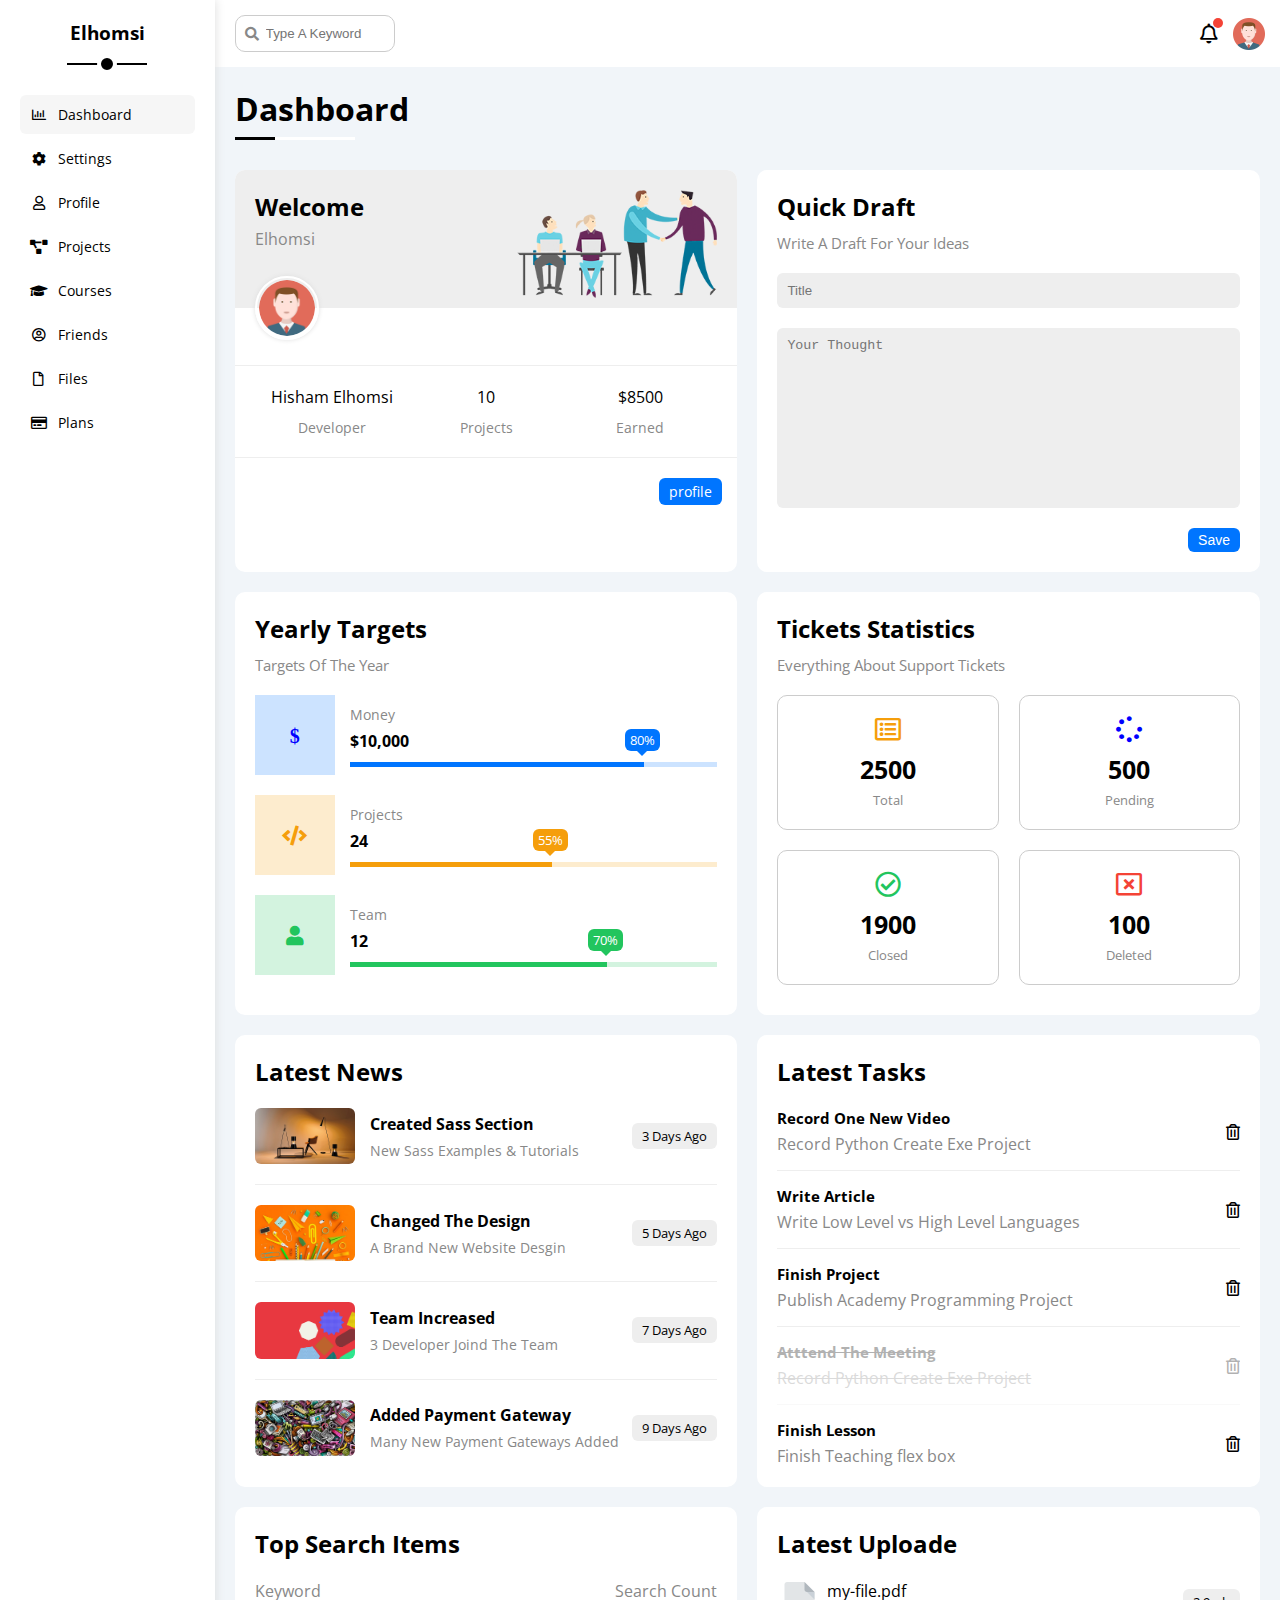
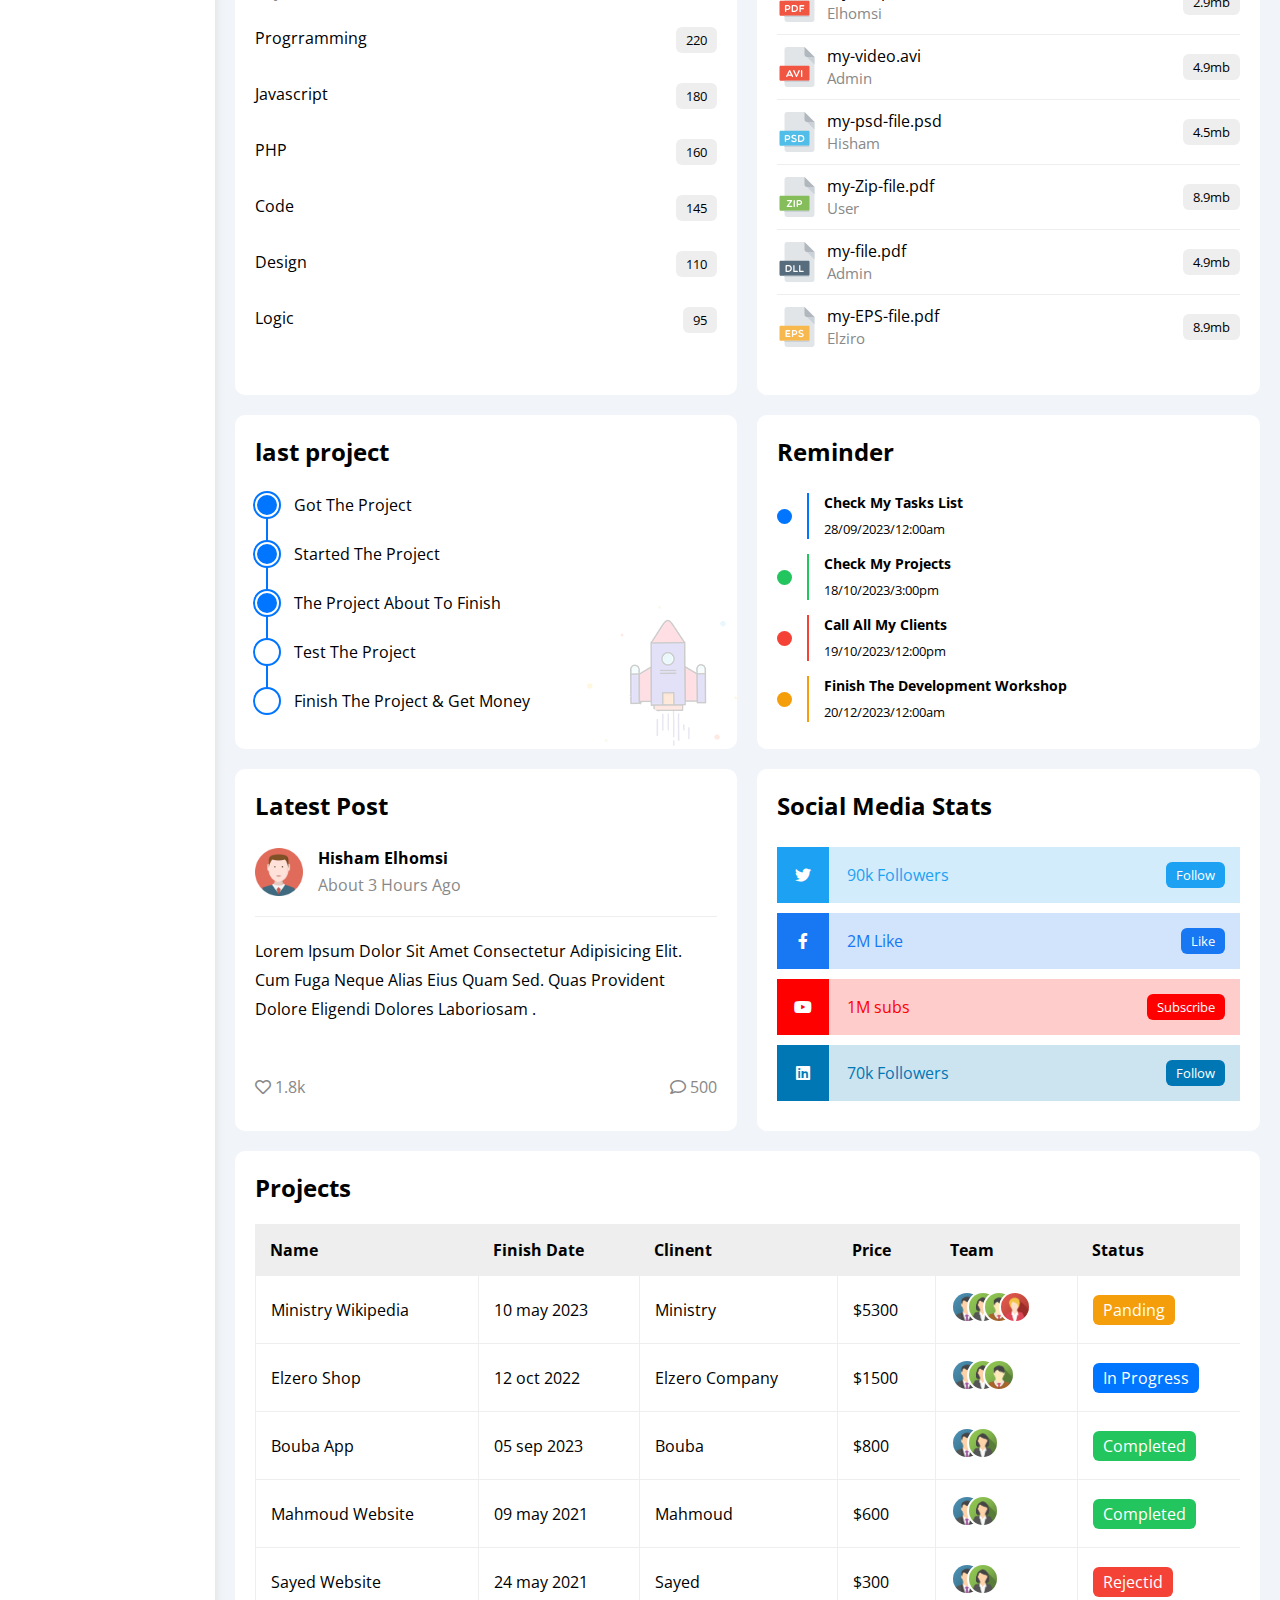
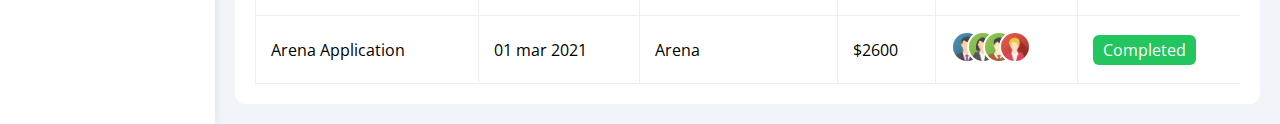
<file: index.html>
<!DOCTYPE html>
<html lang="en">
<head>
    <meta charset="UTF-8">
    <meta name="viewport" content="width=device-width, initial-scale=1.0">
    <title>Dashboard</title>
    <link rel="stylesheet" href="css/all.min.css" />
    <link rel="stylesheet" href="css/framework.css" />
    <link rel="stylesheet" href="css/Elhomsi.css" />
    <link rel="preconnect" href="https://fonts.googleapis.com" />
    <link rel="preconnect" href="https://fonts.gstatic.com" crossorigin />
    <link href="https://fonts.googleapis.com/css2?family=Open+Sans:wght@300;500&#038;display=swap" rel="stylesheet" />
</head>
<body>
    <div class="page d-flex">
        <div class="sidebar bg-white p-20 p-relative">
            <h3 class="p-relative text-c mt-0">Elhomsi</h3>
            <ul>
                <li>
                  <a class="active d-flex align-center fs-14 c-black rad-6 p-10" href="index.html">
                    <i class="fa-regular fa-chart-bar fa-fw"></i>
                    <span class="mobile-non">Dashboard</span>
                  </a>
                </li>
                <li>
                  <a class="d-flex align-center fs-14 c-black rad-6 p-10" href="settings.html">
                    <i class="fa-solid fa-gear fa-fw"></i>
                    <span class="mobile-non">Settings</span>
                  </a>
                </li>
                <li>
                  <a class="d-flex align-center fs-14 c-black rad-6 p-10" href="profile.html">
                    <i class="fa-regular fa-user fa-fw"></i>
                    <span class="mobile-non">Profile</span>
                  </a>
                </li>
                <li>
                    <a class="d-flex align-center fs-14 c-black rad-6 p-10" href="projects.html">
                    <i class="fa-solid fa-diagram-project fa-fw"></i>
                    <span class="mobile-non">Projects</span>
                  </a>
                </li>
                <li>
                  <a class="d-flex align-center fs-14 c-black rad-6 p-10" href="courses.html">
                    <i class="fa-solid fa-graduation-cap fa-fw"></i>
                    <span class="mobile-non">Courses</span>
                  </a>
                </li>
                <li>
                  <a class="d-flex align-center fs-14 c-black rad-6 p-10" href="friends.html">
                    <i class="fa-regular fa-circle-user fa-fw"></i>
                    <span class="mobile-non">Friends</span>
                  </a>
                </li>
                <li>
                  <a class="d-flex align-center fs-14 c-black rad-6 p-10" href="files.html">
                    <i class="fa-regular fa-file fa-fw"></i>
                    <span class="mobile-non">Files</span>
                  </a>
                </li>
                <li>
                  <a class="d-flex align-center fs-14 c-black rad-6 p-10" href="plans.html">
                    <i class="fa-regular fa-credit-card fa-fw"></i>
                    <span class="mobile-non">Plans</span>
                  </a>
                </li>
              </ul>
        </div>
        <div class="content w-full">
          <!-- start head -->
          <div class="head bg-white p-15 between-flex">
            <div class="search p-relative">
              <input class="p-10 " type="search" placeholder="Type A Keyword">
            </div>
            <div class="icons d-flex align-center">
              <span class="notificaion p-relative">
                <i class="fa-regular fa-bell fa-lg"></i>
              </span>
              <img src="imgs/avatar.png" alt="">
            </div>
          </div>
          <!-- end head -->


          <h1 class="p-relative">Dashboard</h1>
          <div class="wrapper d-grid gap-20 ml-20 mr-20">
          <!-- start wlecome widget -->
            <div class="welcome bg-white rad-10 text-c-mobile block-mobile ">
              <div class="intro p-20 d-flex space-between bg-eee ">
                <div>
                  <h2 class="m-0">Welcome</h2>
                  <p class="c-grey mt-5">Elhomsi</p>
                </div>
                <img class="mobile-non" src="imgs/welcome.png" alt="">
              </div>
              <img src="imgs/avatar.png" class="avatar">
              <div class="body text-c d-flex p-20 mt-20 mb-20 block-mobile">
                <div>Hisham Elhomsi <span class="d-block fs-14 mt-10 c-grey ">Developer</span></div>
                <div>10 <span class="d-block fs-14 mt-10 c-grey ">Projects</span></div>
                <div>$8500 <span class="d-block fs-14 mt-10 c-grey ">Earned</span></div>
              </div>
              <a href="profile.html" class="visit d-block fs-14 rad-6 bg-blue c-white w-fit btn-shape">profile</a>
            </div>
          <!-- end wlecome widget -->

          <!-- start quick draft widget -->
          <div class="quick-draft p-20 bg-white rad-10">
            <h2 class="mt-0 mb-10">Quick Draft</h2>
            <p class="mt-0 mb-20 c-grey fs-15">Write A Draft For Your Ideas</p>
            <form action="">
              <input class="d-block mb-20 w-full p-10 b-non bg-eee rad-6" type="text" placeholder="Title">
              <textarea class="d-block mb-20 w-full b-non p-10 bg-eee rad-6" placeholder="Your Thought"></textarea>
              <input class="save d-block fs-14 bg-blue c-white b-non w-fit btn-shape" type="submit" value="Save">
            </form>
          </div>
          <!-- end quick draft widget -->
          <!-- start targets -->
          <div class="targets p-20 bg-white rad-10 ">
            <h2 class="mt-0 mb-10">Yearly Targets</h2>
            <p class="mt-0 mb-20 c-grey fs-15"> Targets Of The Year</p>
            <div class="targets-row mb-20 center-flex  money">
              <div class="icon center-flex">
                <i class="fa-solid fa-dollar-sign fa-lg c-blue"></i>
              </div>
              <div class="details">
                <span class="fs-14 c-grey">Money</span>
                <span class="d-block mt-5 mb-10 fw-bold">$10,000</span>
                <div class="progress">
                  <span class="bg-blue money " style="width: 80%;">
                    <span class="bg-blue">80%</span>
                  </span>
                </div>
              </div>
            </div>
            <div class="targets-row mb-20 center-flex  projects">
              <div class="icon center-flex">
                <i class="fa-solid fa-code fa-lg c-orange"></i>
              </div>
              <div class="details">
                <span class="fs-14 c-grey">Projects</span>
                <span class="d-block mt-5 mb-10 fw-bold">24</span>
                <div class="progress">
                  <span class="bg-orange projects " style="width: 55%;">
                    <span class="bg-orange">55%</span>
                  </span>
                </div>
              </div>
            </div>
            <div class="targets-row mb-20 center-flex  team">
              <div class="icon center-flex">
                <i class="fa-solid fa-user fa-lg c-green"></i>
              </div>
              <div class="details">
                <span class="fs-14 c-grey">Team</span>
                <span class="d-block mt-5 mb-10 fw-bold">12</span>
                <div class="progress">
                  <span class="bg-green team " style="width: 70%;">
                    <span class="bg-green">70%</span>
                  </span>
                </div>
              </div>
            </div>
          </div>
          <!-- end targets -->

          <!-- start ticket  -->
          <div class="tickets p-20 bg-white rad-10">
            <h2 class="mt-0 mb-10">Tickets Statistics</h2>
            <p class="mt-0 mb-20 c-grey fs-15">Everything About Support Tickets</p>
            <div class="d-flex text-c gap-20 f-wrap"> 
              <div class="box p-20 rad-10 fs-13 c-grey">
                <i class="fa-regular fa-rectangle-list fa-2x mb-10 c-orange"></i>
                <span class="d-block c-black fw-bold fs-25 mb-5">2500</span>
                Total
              </div>
              <div class="box p-20 rad-10 fs-13 c-grey">
                <i class="fa-solid fa-spinner fa-2x mb-10 c-blue"></i>
                <span class="d-block c-black fw-bold fs-25 mb-5">500</span>
                Pending
              </div>
              <div class="box p-20 rad-10 fs-13 c-grey">
                <i class="fa-regular fa-circle-check fa-2x mb-10 c-green"></i>
                <span class="d-block c-black fw-bold fs-25 mb-5">1900</span>
                Closed
              </div>
              <div class="box p-20 rad-10 fs-13 c-grey">
                <i class="fa-regular fa-rectangle-xmark fa-2x mb-10 c-red"></i>
                <span class="d-block c-black fw-bold fs-25 mb-5">100</span>
                Deleted
              </div>

            </div>
          </div>
          <!-- end ticket  -->

          <!-- start latest news -->
          <div class="latest-news p-20 bg-white rad-10 text-c-mobile">
            <h2 class="mt-0 mb-20">Latest News</h2>
            <div class="nwes-row d-flex align-center block-mobile">
              <img src="imgs/news-01.png" alt="">
              <div class="info">
                <h3>Created Sass Section</h3>
                <p class="m-0 fs-14 c-grey">New Sass Examples & Tutorials</p>
              </div>
              <div class="btn-shape bg-eee fs-13 lable">3 Days Ago</div>
            </div>
            <div class="nwes-row d-flex align-center block-mobile">
              <img src="imgs/news-02.png" alt="">
              <div class="info">
                <h3>Changed The Design</h3>
                <p class="m-0 fs-14 c-grey">A Brand New Website Desgin</p>
              </div>
              <div class="btn-shape bg-eee fs-13 lable">5 Days Ago</div>
            </div>
            <div class="nwes-row d-flex align-center block-mobile">
              <img src="imgs/news-03.png" alt="">
              <div class="info">
                <h3>Team Increased</h3>
                <p class="m-0 fs-14 c-grey">3 Developer Joind The Team</p>
              </div>
              <div class="btn-shape bg-eee fs-13 lable">7 Days Ago</div>
            </div>
            <div class="nwes-row d-flex align-center block-mobile">
              <img src="imgs/news-04.png" alt="">
              <div class="info">
                <h3>Added Payment Gateway</h3>
                <p class="m-0 fs-14 c-grey">Many New Payment Gateways Added</p>
              </div>
              <div class="btn-shape bg-eee fs-13 lable">9 Days Ago</div>
            </div>
          </div>
          <!-- end latest news -->

          <!-- start tasks -->
          <div class="tasks p-20 bg-white rad-10">
            <h2 class="mt-0 mb-20 ">Latest Tasks </h2>
            <div class="tasks-row between-flex">
              <div class="info">
                <h3 class="mt-0 mb-5 fs-15">Record One New Video</h3>
                <p class="m-0 c-grey"> Record Python Create Exe Project</p>
              </div>
              <i class="fa-regular fa-trash-can delete"></i>
            </div>
            <div class="tasks-row between-flex">
              <div class="info">
                <h3 class="mt-0 mb-5 fs-15">Write Article</h3>
                <p class="m-0 c-grey"> Write Low Level vs High Level Languages</p>
              </div>
              <i class="fa-regular fa-trash-can delete"></i>
            </div>
            <div class="tasks-row between-flex">
              <div class="info">
                <h3 class="mt-0 mb-5 fs-15">Finish Project</h3>
                <p class="m-0 c-grey"> Publish Academy Programming Project</p>
              </div>
              <i class="fa-regular fa-trash-can delete"></i>
            </div>
            <div class="tasks-row between-flex done">
              <div class="info">
                <h3 class="mt-0 mb-5 fs-15">Atttend The Meeting</h3>
                <p class="m-0 c-grey"> Record Python Create Exe Project</p>
              </div>
              <i class="fa-regular fa-trash-can delete"></i>
            </div>
            <div class="tasks-row between-flex">
              <div class="info">
                <h3 class="mt-0 mb-5 fs-15">Finish Lesson</h3>
                <p class="m-0 c-grey"> Finish Teaching flex box</p>
              </div>
              <i class="fa-regular fa-trash-can delete"></i>
            </div>
          </div>
          <!-- end tasks -->

          <!-- start top Word -->
          <div class="search-items p-20 bg-white rad-10">
            <h2 class="mt-0 mb-20">Top Search Items</h2>
            <div class="items-head d-flex space-between c-grey mb-10">
              <div>Keyword</div>
              <div>Search Count</div>
            </div>
            <div class="items d-flex space-between pt-15 pb-15">
              <span>Progrramming</span>
              <div class="bg-eee fs-13 btn-shape">220</div>
            </div>
            <div class="items d-flex space-between pt-15 pb-15">
              <span>Javascript</span>
              <div class="bg-eee fs-13 btn-shape">180</div>
            </div>
            <div class="items d-flex space-between pt-15 pb-15">
              <span>PHP</span>
              <div class="bg-eee fs-13 btn-shape">160</div>
            </div>
            <div class="items d-flex space-between pt-15 pb-15">
              <span>Code</span>
              <div class="bg-eee fs-13 btn-shape">145</div>
            </div>
            <div class="items d-flex space-between pt-15 pb-15">
              <span>Design</span>
              <div class="bg-eee fs-13 btn-shape">110</div>
            </div>
            <div class="items d-flex space-between pt-15 pb-15">
              <span>Logic</span>
              <div class="bg-eee fs-13 btn-shape">95</div>
            </div>
          </div>
          <!-- end top Word -->

          <!-- start latest uploads -->
          <div class="latest-uploade p-20 bg-white rad-10">
            <h2 class="mt-0 mb-20">Latest Uploade</h2>
            <ul class="mt-0">
              <li class="between-flex pb-10 mb-10">
                <div class="d-flex align-center">
                  <img class="mr-10" src="imgs/pdf.svg" alt="">
                  <div>
                    <span class="d-block">my-file.pdf</span>
                    <span class="fs-15 c-grey" >Elhomsi</span>
                  </div>
                </div>
                <div class="bg-eee btn-shape fs-13">2.9mb</div>
              </li>
              <li class="between-flex pb-10 mb-10">
                <div class="d-flex align-center">
                  <img class="mr-10" src="imgs/avi.svg" alt="">
                  <div>
                    <span class="d-block">my-video.avi</span>
                    <span class="fs-15 c-grey" >Admin</span>
                  </div>
                </div>
                <div class="bg-eee btn-shape fs-13">4.9mb</div>
              </li>
              <li class="between-flex pb-10 mb-10">
                <div class="d-flex align-center">
                  <img class="mr-10" src="imgs/psd.svg" alt="">
                  <div>
                    <span class="d-block">my-psd-file.psd</span>
                    <span class="fs-15 c-grey" >Hisham</span>
                  </div>
                </div>
                <div class="bg-eee btn-shape fs-13">4.5mb</div>
              </li>
              <li class="between-flex pb-10 mb-10">
                <div class="d-flex align-center">
                  <img class="mr-10" src="imgs/zip.svg" alt="">
                  <div>
                    <span class="d-block">my-Zip-file.pdf</span>
                    <span class="fs-15 c-grey" >User</span>
                  </div>
                </div>
                <div class="bg-eee btn-shape fs-13">8.9mb</div>
              </li>
              <li class="between-flex pb-10 mb-10">
                <div class="d-flex align-center">
                  <img class="mr-10" src="imgs/dll.svg" alt="">
                  <div>
                    <span class="d-block">my-file.pdf</span>
                    <span class="fs-15 c-grey" >Admin</span>
                  </div>
                </div>
                <div class="bg-eee btn-shape fs-13">4.9mb</div>
              </li>
              <li class="between-flex pb-10 mb-10">
                <div class="d-flex align-center">
                  <img class="mr-10" src="imgs/eps.svg" alt="">
                  <div>
                    <span class="d-block">my-EPS-file.pdf</span>
                    <span class="fs-15 c-grey" >Elziro</span>
                  </div>
                </div>
                <div class="bg-eee btn-shape fs-13">8.9mb</div>
              </li>
            </ul>
          </div>
          <!-- end latest uploads -->

          <!-- start last project progress -->
          <div class="last-project p-20 bg-white rad-10 p-relative">
            <h2 class=" mt-0 mb-20">last project </h2>
            <ul class="p-relative">
              <li class="mt-25 d-flex align-center done">Got The Project </li>
              <li class="mt-25 d-flex align-center done"> Started The Project </li>
              <li class="mt-25 d-flex align-center done">The Project About To Finish </li>
              <li class="mt-25 d-flex align-center current"> Test The Project </li>
              <li class="mt-25 d-flex align-center ">Finish The Project & Get Money</li>
            </ul>
            <img class="launch-icon mobile-non" src="imgs/project.png" alt="">
          </div>
          <!-- end last project progress -->

          <!-- start reminders -->
          <div class="reminders p-20 bg-white rad-10 p-relative">
            <h2 class="mt-0 mb-25">Reminder</h2>
            <ul class="m-0">
              <li class="d-flex align-center mt-15">
                <span class="bg-blue mr-15 d-block rad-half key"></span>
                <div class="pl-15 blue">
                  <p class="fs-14 fw-bold mt-0 mb-5">Check My Tasks List</p>
                  <span class="fs-13 c-greyr ">28/09/2023/12:00am</span>
                </div>
              </li>
              <li class="d-flex align-center mt-15">
                <span class="bg-green mr-15 d-block rad-half key"></span>
                <div class="pl-15 green">
                  <p class="fs-14 fw-bold mt-0 mb-5">Check My Projects</p>
                  <span class="fs-13 c-greyr ">18/10/2023/3:00pm</span>
                </div>
              </li>
              <li class="d-flex align-center mt-15">
                <span class="bg-red mr-15 d-block rad-half key"></span>
                <div class="pl-15 red">
                  <p class="fs-14 fw-bold mt-0 mb-5">Call All My Clients</p>
                  <span class="fs-13 c-greyr ">19/10/2023/12:00pm</span>
                </div>
              </li>
              <li class="d-flex align-center mt-15">
                <span class="bg-orange mr-15 d-block rad-half key"></span>
                <div class="pl-15 orange">
                  <p class="fs-14 fw-bold mt-0 mb-5">Finish The Development Workshop</p>
                  <span class="fs-13 c-greyr ">20/12/2023/12:00am</span>
                </div>
              </li>
            </ul>
          </div>
          <!-- end reminders -->

          <!-- Start Latest Post  -->
          <div class="latest-post p-20 bg-white rad-10 p-relative">
            <h2 class="mt-0 mb-25">Latest Post</h2>
            <div class="top d-flex align-center">
              <img class="avatar mr-15"  src="imgs/avatar.png" alt="">
              <div class="info">
                <span class="d-block mb-5 fw-bold">Hisham Elhomsi</span>
                <span class="c-grey">About 3 Hours Ago</span>
              </div>
            </div>
            <div class="post-content text-c-mobile pt-20 mt-20 mb-20">
              Lorem ipsum dolor sit amet consectetur adipisicing elit. Cum fuga neque alias eius quam sed. Quas provident dolore eligendi dolores laboriosam .
            </div>
            <div class="post-stats between-flex c-grey">
              <div>
                <i class="fa-regular fa-heart"></i>
                <span>1.8k</span>
              </div>
              <div>
                <i class="fa-regular fa-comment"></i>
                <span>500</span>
              </div>
            </div>
          </div>
          <!-- End Latest Post  -->

          <!-- .start social -->
          <div class="scial-media p-20 bg-white rad-10 p-relative">
            <h2 class="mt-0 mb-25">Social Media Stats</h2>
            <div class="box x p-15 p-relative mb-10 between-flex">
              <i class="fa-brands fa-twitter fa2x c-white h-full center-flex"></i>
              <span>90k Followers</span>
              <a href="#" class="fs-13 c-white btn-shape">Follow</a>
            </div>
            <div class="box facebook p-15 p-relative mb-10 between-flex">
              <i class="fa-brands fa-facebook-f fa2x c-white h-full center-flex"></i>
              <span>2M Like</span>
              <a href="#" class="fs-13 c-white btn-shape">Like</a>
            </div>
            <div class="box youtube p-15 p-relative mb-10 between-flex">
              <i class="fa-brands fa-youtube fa2x c-white h-full center-flex"></i>
              <span>1M subs</span>
              <a href="#" class="fs-13 c-white btn-shape">Subscribe</a>
            </div>
            <div class="box linkedin p-15 p-relative mb-10 between-flex">
              <i class="fa-brands fa-linkedin fa2x c-white h-full center-flex"></i>
              <span>70k Followers</span>
              <a href="#" class="fs-13 c-white btn-shape">Follow</a>
            </div>
          </div>
          <!-- .end social -->

          
          </div>

          <!-- start Project Table -->
          <div class="projects p-20 bg-white rad-10 m-20">
            <h2 class="mt-0 mb-20">Projects</h2>
            <div class="responsive-table">
              <table>
                <thead>
                  <tr>
                    <td>Name</td>
                    <td>Finish Date</td>
                    <td>Clinent</td>
                    <td>Price</td>
                    <td>Team</td>
                    <td>Status</td>
                  </tr>
                </thead>
                <tbody>
                  <tr>
                    <td>Ministry Wikipedia</td>
                    <td>10 may 2023</td>
                    <td>Ministry </td>
                    <td>$5300</td>
                    <td>
                      <img src="imgs/team-01.png" alt="">
                      <img src="imgs/team-02.png" alt="">
                      <img src="imgs/team-03.png" alt="">
                      <img src="imgs/team-05.png" alt="">
                    </td>
                    <td>
                      <span class="lable btn-shape bg-orange c-white">Panding</span>
                    </td>
                  </tr>
                  <tr>
                    <td>Elzero Shop</td>
                    <td>12 oct 2022</td>
                    <td>Elzero Company </td>
                    <td>$1500</td>
                    <td>
                      <img src="imgs/team-01.png" alt="">
                      <img src="imgs/team-02.png" alt="">
                      <img src="imgs/team-03.png" alt="">
                    </td>
                    <td>
                      <span class="lable btn-shape bg-blue c-white">In Progress</span>
                    </td>
                  </tr>
                  <tr>
                    <td>Bouba App</td>
                    <td>05 sep 2023</td>
                    <td>Bouba </td>
                    <td>$800</td>
                    <td>
                      <img src="imgs/team-01.png" alt="">
                      <img src="imgs/team-02.png" alt="">
                      
                    </td>
                    <td>
                      <span class="lable btn-shape bg-green c-white">Completed</span>
                    </td>
                  </tr>
                  <tr>
                    <td>Mahmoud Website</td>
                    <td>09 may 2021</td>
                    <td>Mahmoud </td>
                    <td>$600</td>
                    <td>
                      <img src="imgs/team-01.png" alt="">
                      <img src="imgs/team-02.png" alt="">
                      
                    </td>
                    <td>
                      <span class="lable btn-shape bg-green c-white">Completed</span>
                    </td>
                  </tr>
                  <tr>
                    <td>Sayed Website</td>
                    <td>24 may 2021</td>
                    <td>Sayed </td>
                    <td>$300</td>
                    <td>
                      <img src="imgs/team-01.png" alt="">
                      <img src="imgs/team-02.png" alt="">
                      
                    </td>
                    <td>
                      <span class="lable btn-shape bg-red c-white">Rejectid</span>
                    </td>
                  </tr>
                  <tr>
                    <td>Arena Application</td>
                    <td>01 mar 2021</td>
                    <td>Arena </td>
                    <td>$2600</td>
                    <td>
                      <img src="imgs/team-01.png" alt="">
                      <img src="imgs/team-02.png" alt="">
                      <img src="imgs/team-03.png" alt="">
                      <img src="imgs/team-05.png" alt="">
                    </td>
                    <td>
                      <span class="lable btn-shape bg-green c-white">Completed</span>
                    </td>
                  </tr>
                </tbody>
              </table>
          </div>
          </div>
          <!-- end Project Table -->
        </div>
    </div>
</body>
</html>
</file>
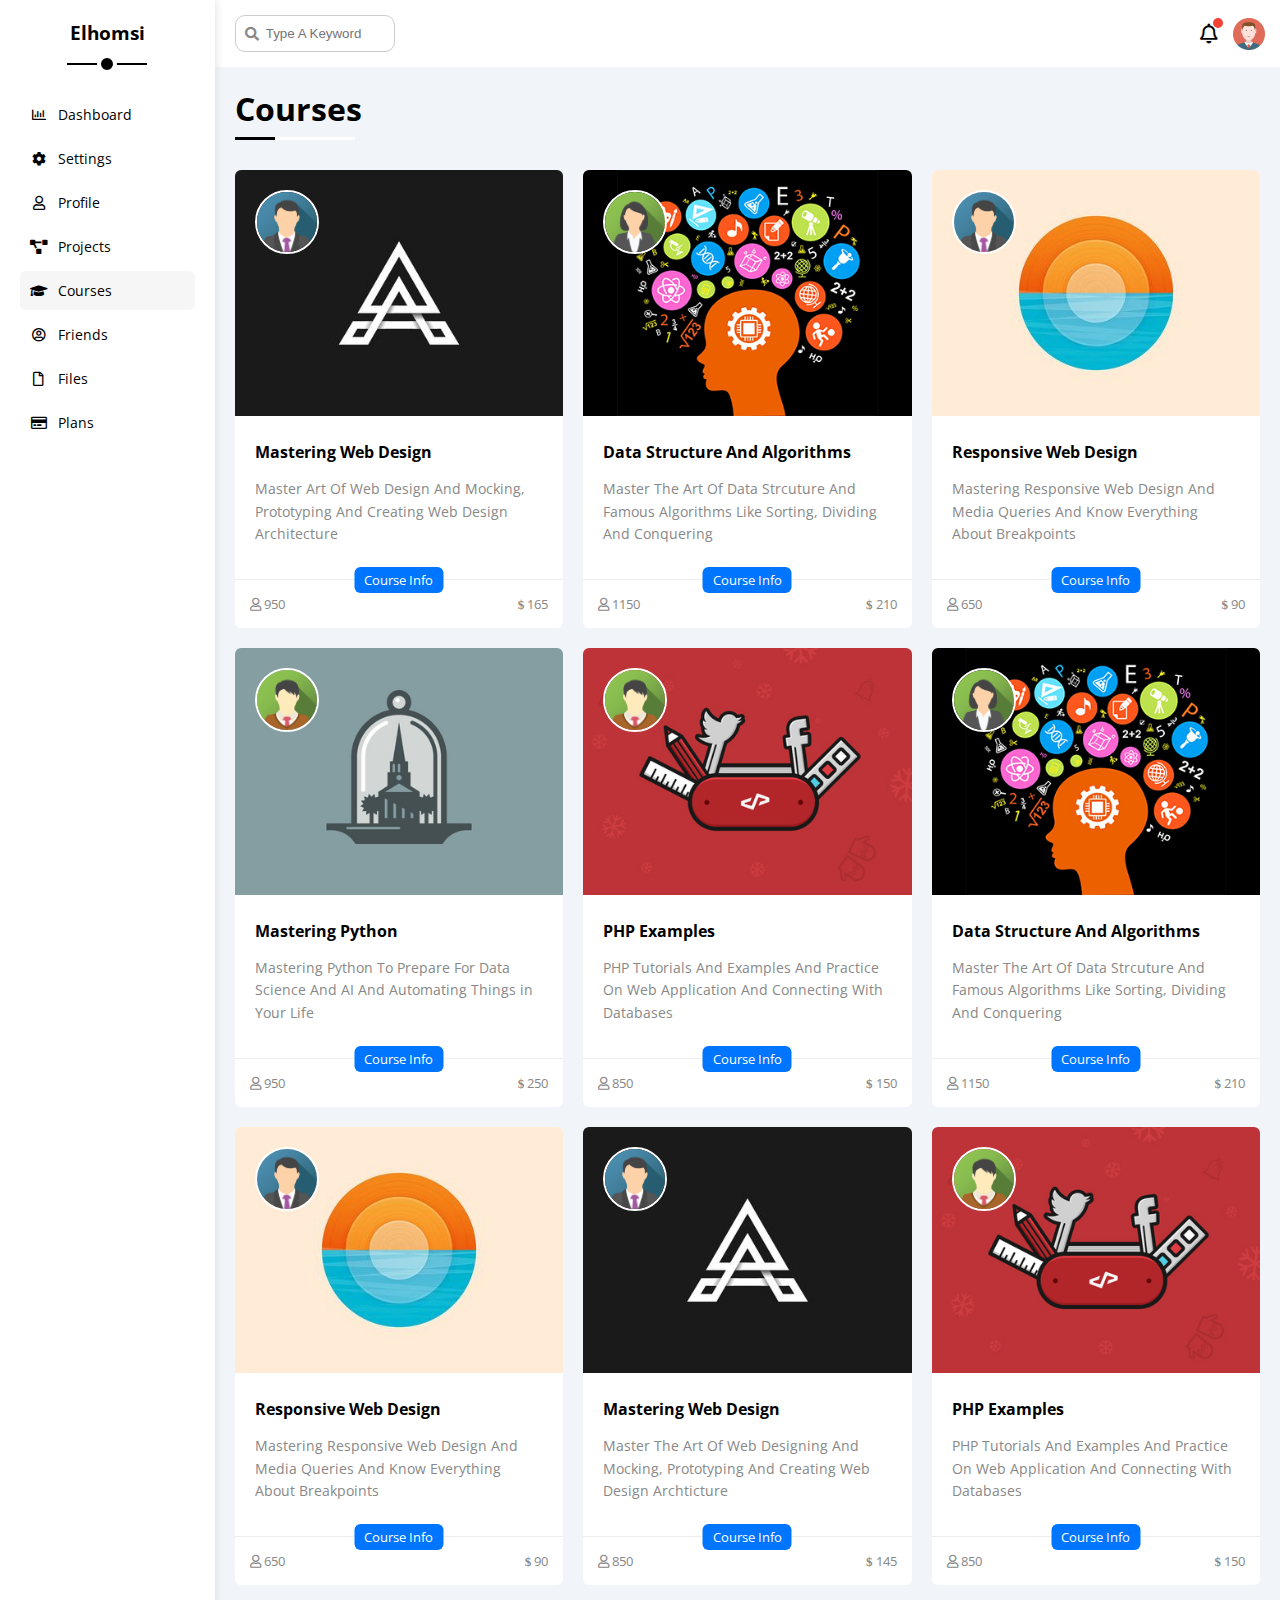
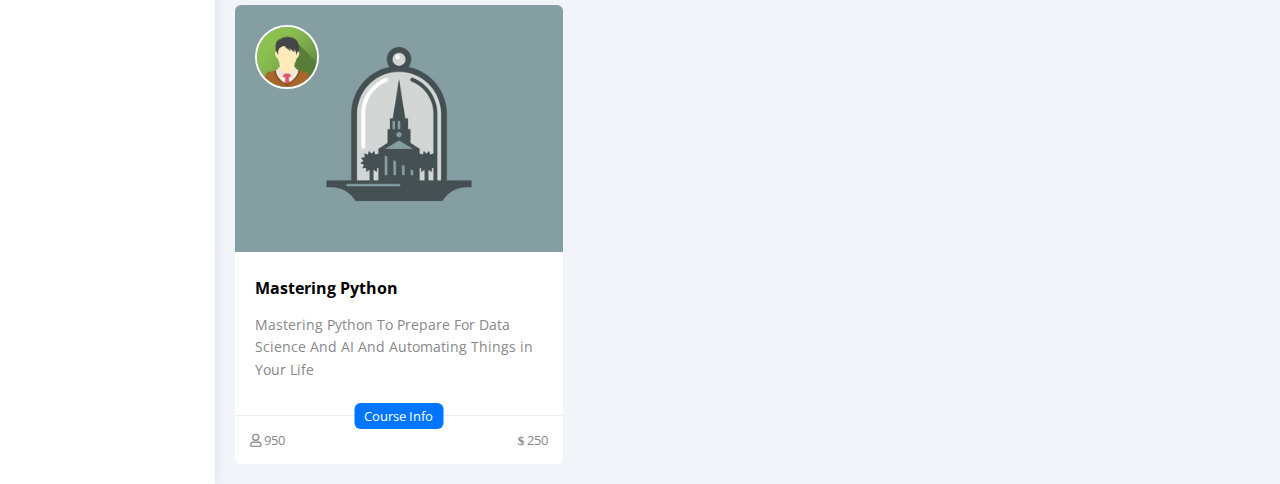
<file: courses.html>
<!DOCTYPE html>
<html lang="en">
<head>
    <meta charset="UTF-8">
    <meta name="viewport" content="width=device-width, initial-scale=1.0">
    <title>Courses</title>
    <link rel="stylesheet" href="css/all.min.css" />
    <link rel="stylesheet" href="css/framework.css" />
    <link rel="stylesheet" href="css/Elhomsi.css" />
    <link rel="preconnect" href="https://fonts.googleapis.com" />
    <link rel="preconnect" href="https://fonts.gstatic.com" crossorigin />
    <link href="https://fonts.googleapis.com/css2?family=Open+Sans:wght@300;500&#038;display=swap" rel="stylesheet" />
</head>
<body>
    <div class="page d-flex ">
        <div class="sidebar bg-white p-20 p-relative">
            <h3 class="p-relative text-c mt-0">Elhomsi</h3>
            <ul>
                <li>
                  <a class=" d-flex align-center fs-14 c-black rad-6 p-10" href="index.html">
                    <i class="fa-regular fa-chart-bar fa-fw"></i>
                    <span class="mobile-non">Dashboard</span>
                  </a>
                </li>
                <li>
                  <a class=" d-flex align-center fs-14 c-black rad-6 p-10" href="settings.html">
                    <i class="fa-solid fa-gear fa-fw"></i>
                    <span class="mobile-non">Settings</span>
                  </a>
                </li>
                <li>
                  <a class="d-flex align-center fs-14 c-black rad-6 p-10" href="profile.html">
                    <i class="fa-regular fa-user fa-fw"></i>
                    <span class="mobile-non">Profile</span>
                  </a>
                </li>
                <li>
                    <a class="d-flex align-center fs-14 c-black rad-6 p-10" href="projects.html">
                    <i class="fa-solid fa-diagram-project fa-fw"></i>
                    <span class="mobile-non">Projects</span>
                  </a>
                </li>
                <li>
                  <a class="active  d-flex align-center fs-14 c-black rad-6 p-10" href="courses.html">
                    <i class="fa-solid fa-graduation-cap fa-fw"></i>
                    <span class="mobile-non">Courses</span>
                  </a>
                </li>
                <li>
                  <a class="d-flex align-center fs-14 c-black rad-6 p-10" href="friends.html">
                    <i class="fa-regular fa-circle-user fa-fw"></i>
                    <span class="mobile-non">Friends</span>
                  </a>
                </li>
                <li>
                  <a class="d-flex align-center fs-14 c-black rad-6 p-10" href="files.html">
                    <i class="fa-regular fa-file fa-fw"></i>
                    <span class="mobile-non">Files</span>
                  </a>
                </li>
                <li>
                    <a class="d-flex align-center fs-14 c-black rad-6 p-10" href="plans.html">
                        <i class="fa-regular fa-credit-card fa-fw"></i>
                        <span class="mobile-non">Plans</span>
                    </a>
                </li>
              </ul>
        </div>
        <div class="content w-full">
            <!-- start head -->
            <div class="head bg-white p-15 between-flex">
            <div class="search p-relative">
                <input class="p-10 " type="search" placeholder="Type A Keyword">
            </div>
            <div class="icons d-flex align-center">
                <span class="notificaion p-relative">
                <i class="fa-regular fa-bell fa-lg"></i>
                </span>
                <img src="imgs/avatar.png" alt="">
            </div>
            </div>
            <!-- end head -->
            
            <h1 class="p-relative">Courses</h1>
            <div class="courses-page d-grid m-20 gap-20">
                <div class="course bg-white rad-6 p-relative">
                    <img src="imgs/course-01.jpg" alt="" class="cover">
                    <img src="imgs/team-01.png" alt="" class="instructor">
                    <div class="p-20">
                        <h4 class="m-0">Mastering Web Design</h4>
                        <p class="description c-grey mt-15 fs-14">Master Art Of Web Design And Mocking, Prototyping And Creating Web Design Architecture</p>
                    </div>
                    <div class="info p-15 p-relative between-flex" >
                        <span class="title bg-blue c-white btn-shape">Course Info</span>
                        <span class="c-grey">
                            <i class="fa-regular fa-user "></i>
                            950
                        </span>
                        <span class="c-grey">
                            <i class="fa-solid fa-dollar-sign"></i>
                            165
                        </span>
                    </div>
                </div>
                <div class="course bg-white rad-6 p-relative">
                    <img decoding="async" class="cover" src="imgs/course-02.jpg" alt="" />
                    <img decoding="async" class="instructor" src="imgs/team-02.png" alt="" />
                    <div class="p-20">
                    <h4 class="m-0">Data Structure And Algorithms</h4>
                    <p class="description c-grey mt-15 fs-14">
                        Master The Art Of Data Strcuture And Famous Algorithms Like Sorting, Dividing And Conquering
                    </p>
                    </div>
                    <div class="info p-15 p-relative between-flex">
                    <span class="title bg-blue c-white btn-shape">Course Info</span>
                    <span class="c-grey"> <i class="fa-regular fa-user"></i> 1150</span>
                    <span class="c-grey"><i class="fa-solid fa-dollar-sign"></i> 210</span>
                    </div>
                </div>
                <div class="course bg-white rad-6 p-relative">
                    <img decoding="async" class="cover" src="imgs/course-03.jpg" alt="" />
                    <img decoding="async" class="instructor" src="imgs/team-01.png" alt="" />
                    <div class="p-20">
                    <h4 class="m-0">Responsive Web Design</h4>
                    <p class="description c-grey mt-15 fs-14">
                        Mastering Responsive Web Design And Media Queries And Know Everything About Breakpoints
                    </p>
                    </div>
                    <div class="info p-15 p-relative between-flex">
                    <span class="title bg-blue c-white btn-shape">Course Info</span>
                    <span class="c-grey"> <i class="fa-regular fa-user"></i> 650</span>
                    <span class="c-grey"><i class="fa-solid fa-dollar-sign"></i> 90</span>
                    </div>
                </div>
                <div class="course bg-white rad-6 p-relative">
                    <img decoding="async" class="cover" src="imgs/course-04.jpg" alt="" />
                    <img decoding="async" class="instructor" src="imgs/team-03.png" alt="" />
                    <div class="p-20">
                    <h4 class="m-0">Mastering Python</h4>
                    <p class="description c-grey mt-15 fs-14">
                        Mastering Python To Prepare For Data Science And AI And Automating Things in Your Life
                    </p>
                    </div>
                    <div class="info p-15 p-relative between-flex">
                    <span class="title bg-blue c-white btn-shape">Course Info</span>
                    <span class="c-grey"> <i class="fa-regular fa-user"></i> 950</span>
                    <span class="c-grey"><i class="fa-solid fa-dollar-sign"></i> 250</span>
                    </div>
                </div>
                <div class="course bg-white rad-6 p-relative">
                    <img decoding="async" class="cover" src="imgs/course-05.jpg" alt="" />
                    <img decoding="async" class="instructor" src="imgs/team-03.png" alt="" />
                    <div class="p-20">
                    <h4 class="m-0">PHP Examples</h4>
                    <p class="description c-grey mt-15 fs-14">
                        PHP Tutorials And Examples And Practice On Web Application And Connecting With Databases
                    </p>
                    </div>
                    <div class="info p-15 p-relative between-flex">
                    <span class="title bg-blue c-white btn-shape">Course Info</span>
                    <span class="c-grey"> <i class="fa-regular fa-user"></i> 850</span>
                    <span class="c-grey"><i class="fa-solid fa-dollar-sign"></i> 150</span>
                    </div>
                </div>
                <div class="course bg-white rad-6 p-relative">
                    <img decoding="async" class="cover" src="imgs/course-02.jpg" alt="" />
                    <img decoding="async" class="instructor" src="imgs/team-02.png" alt="" />
                    <div class="p-20">
                    <h4 class="m-0">Data Structure And Algorithms</h4>
                    <p class="description c-grey mt-15 fs-14">
                        Master The Art Of Data Strcuture And Famous Algorithms Like Sorting, Dividing And Conquering
                    </p>
                    </div>
                    <div class="info p-15 p-relative between-flex">
                    <span class="title bg-blue c-white btn-shape">Course Info</span>
                    <span class="c-grey"> <i class="fa-regular fa-user"></i> 1150</span>
                    <span class="c-grey"><i class="fa-solid fa-dollar-sign"></i> 210</span>
                    </div>
                </div>
                <div class="course bg-white rad-6 p-relative">
                    <img decoding="async" class="cover" src="imgs/course-03.jpg" alt="" />
                    <img decoding="async" class="instructor" src="imgs/team-01.png" alt="" />
                    <div class="p-20">
                    <h4 class="m-0">Responsive Web Design</h4>
                    <p class="description c-grey mt-15 fs-14">
                        Mastering Responsive Web Design And Media Queries And Know Everything About Breakpoints
                    </p>
                    </div>
                    <div class="info p-15 p-relative between-flex">
                    <span class="title bg-blue c-white btn-shape">Course Info</span>
                    <span class="c-grey"> <i class="fa-regular fa-user"></i> 650</span>
                    <span class="c-grey"><i class="fa-solid fa-dollar-sign"></i> 90</span>
                    </div>
                </div>
                <div class="course bg-white rad-6 p-relative">
                    <img decoding="async" class="cover" src="imgs/course-01.jpg" alt="" />
                    <img decoding="async" class="instructor" src="imgs/team-01.png" alt="" />
                    <div class="p-20">
                    <h4 class="m-0">Mastering Web Design</h4>
                    <p class="description c-grey mt-15 fs-14">
                        Master The Art Of Web Designing And Mocking, Prototyping And Creating Web Design Archticture
                    </p>
                    </div>
                    <div class="info p-15 p-relative between-flex">
                    <span class="title bg-blue c-white btn-shape">Course Info</span>
                    <span class="c-grey"> <i class="fa-regular fa-user"></i> 850</span>
                    <span class="c-grey"><i class="fa-solid fa-dollar-sign"></i> 145</span>
                    </div>
                </div>
                <div class="course bg-white rad-6 p-relative">
                    <img decoding="async" class="cover" src="imgs/course-05.jpg" alt="" />
                    <img decoding="async" class="instructor" src="imgs/team-03.png" alt="" />
                    <div class="p-20">
                    <h4 class="m-0">PHP Examples</h4>
                    <p class="description c-grey mt-15 fs-14">
                        PHP Tutorials And Examples And Practice On Web Application And Connecting With Databases
                    </p>
                    </div>
                    <div class="info p-15 p-relative between-flex">
                    <span class="title bg-blue c-white btn-shape">Course Info</span>
                    <span class="c-grey"> <i class="fa-regular fa-user"></i> 850</span>
                    <span class="c-grey"><i class="fa-solid fa-dollar-sign"></i> 150</span>
                    </div>
                </div>
                <div class="course bg-white rad-6 p-relative">
                    <img decoding="async" class="cover" src="imgs/course-04.jpg" alt="" />
                    <img decoding="async" class="instructor" src="imgs/team-03.png" alt="" />
                    <div class="p-20">
                    <h4 class="m-0">Mastering Python</h4>
                    <p class="description c-grey mt-15 fs-14">
                        Mastering Python To Prepare For Data Science And AI And Automating Things in Your Life
                    </p>
                    </div>
                    <div class="info p-15 p-relative between-flex">
                    <span class="title bg-blue c-white btn-shape">Course Info</span>
                    <span class="c-grey"> <i class="fa-regular fa-user"></i> 950</span>
                    <span class="c-grey"><i class="fa-solid fa-dollar-sign"></i> 250</span>
                    </div>
                </div>
            </div>
        </div>
    </div>
</body>
</html>
</file>
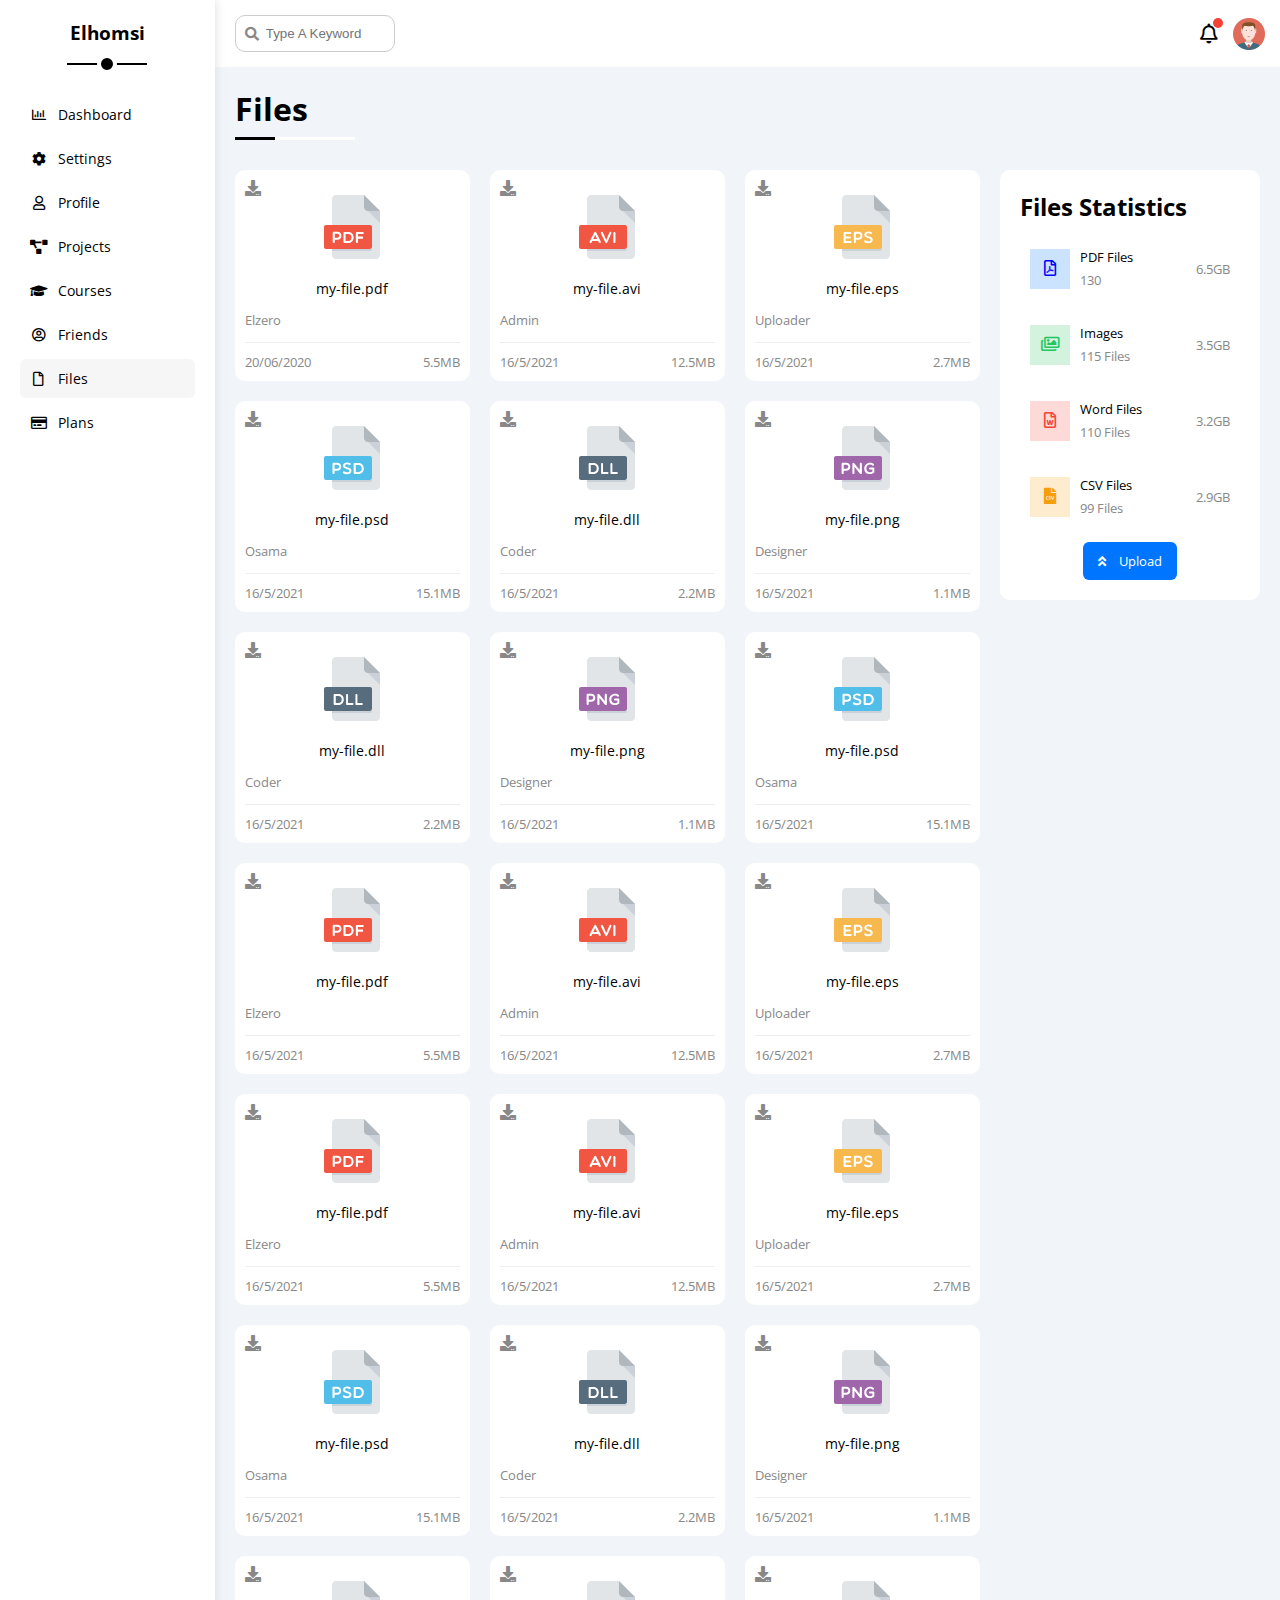
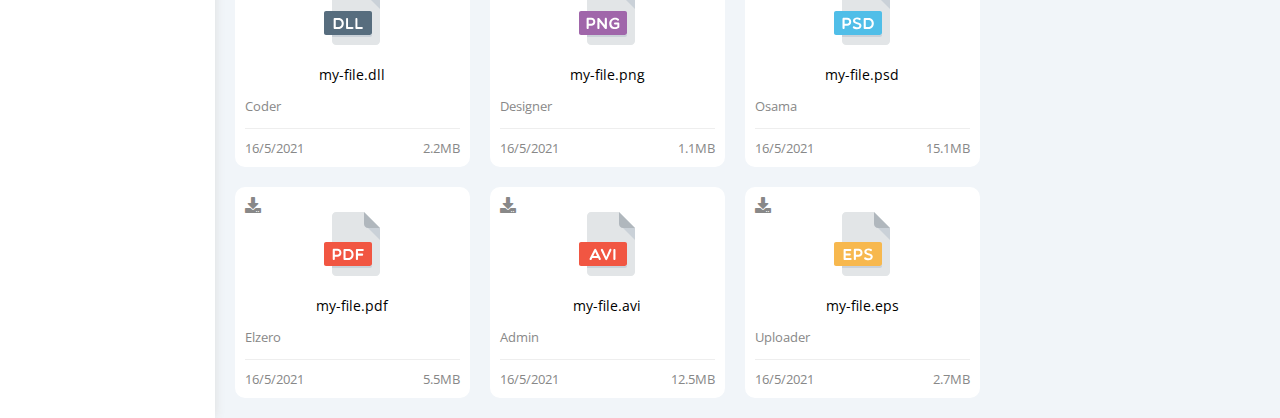
<file: files.html>
<!DOCTYPE html>
<html lang="en">
<head>
    <meta charset="UTF-8">
    <meta name="viewport" content="width=device-width, initial-scale=1.0">
    <title>Files</title>
    <link rel="stylesheet" href="css/all.min.css" />
    <link rel="stylesheet" href="css/framework.css" />
    <link rel="stylesheet" href="css/Elhomsi.css" />
    <link rel="preconnect" href="https://fonts.googleapis.com" />
    <link rel="preconnect" href="https://fonts.gstatic.com" crossorigin />
    <link href="https://fonts.googleapis.com/css2?family=Open+Sans:wght@300;500&#038;display=swap" rel="stylesheet" />
</head>
<body>
    <div class="page d-flex ">
        <div class="sidebar bg-white p-20 p-relative">
            <h3 class="p-relative text-c mt-0">Elhomsi</h3>
            <ul>
                <li>
                    <a class=" d-flex align-center fs-14 c-black rad-6 p-10" href="index.html">
                        <i class="fa-regular fa-chart-bar fa-fw"></i>
                        <span class="mobile-non">Dashboard</span>
                    </a>
                    </li>
                    <li>
                    <a class=" d-flex align-center fs-14 c-black rad-6 p-10" href="settings.html">
                        <i class="fa-solid fa-gear fa-fw"></i>
                        <span class="mobile-non">Settings</span>
                    </a>
                    </li>
                    <li>
                    <a class="d-flex align-center fs-14 c-black rad-6 p-10" href="profile.html">
                        <i class="fa-regular fa-user fa-fw"></i>
                        <span class="mobile-non">Profile</span>
                    </a>
                    </li>
                    <li>
                        <a class="d-flex align-center fs-14 c-black rad-6 p-10" href="projects.html">
                        <i class="fa-solid fa-diagram-project fa-fw"></i>
                        <span class="mobile-non">Projects</span>
                    </a>
                    </li>
                    <li>
                    <a class=" d-flex align-center fs-14 c-black rad-6 p-10" href="courses.html">
                        <i class="fa-solid fa-graduation-cap fa-fw"></i>
                        <span class="mobile-non">Courses</span>
                    </a>
                    </li>
                    <li>
                    <a class="d-flex align-center fs-14 c-black rad-6 p-10" href="friends.html">
                        <i class="fa-regular fa-circle-user fa-fw"></i>
                        <span class="mobile-non">Friends</span>
                    </a>
                    </li>
                    <li>
                    <a class="active d-flex align-center fs-14 c-black rad-6 p-10" href="files.html">
                        <i class="fa-regular fa-file fa-fw"></i>
                        <span class="mobile-non">Files</span>
                    </a>
                    </li>
                    <li>
                        <a class="d-flex align-center fs-14 c-black rad-6 p-10" href="plans.html">
                            <i class="fa-regular fa-credit-card fa-fw"></i>
                            <span class="mobile-non">Plans</span>
                        </a>
                    </li>
                </ul>
        </div>
        <div class="content w-full">
            <!-- start head -->
            <div class="head bg-white p-15 between-flex">
            <div class="search p-relative">
                <input class="p-10 " type="search" placeholder="Type A Keyword">
            </div>
            <div class="icons d-flex align-center">
                <span class="notificaion p-relative">
                <i class="fa-regular fa-bell fa-lg"></i>
                </span>
                <img src="imgs/avatar.png" alt="">
            </div>
            </div>
            <!-- end head -->
            
                <h1 class="p-relative">Files</h1>
            <div class="files-page d-flex m-20 gap-20">
            <div class="files-stats p-20 bg-white rad-10">
                <h2 class="mt-0 mb-15 txt-c-mobile">Files Statistics</h2>
                <div class="d-flex align-center border-eee p-10 rad-6 mb-15 fs-13">
                <i class="fa-regular fa-file-pdf fa-lg blue center-flex c-blue icon"></i>
                <div class="info">
                    <span>PDF Files</span>
                    <span class="c-grey d-block mt-5">130</span>
                </div>
                <div class="size c-grey">6.5GB</div>
                </div>
                <div class="d-flex align-center border-eee p-10 rad-6 mb-15 fs-13">
                <i class="fa-regular fa-images fa-lg green center-flex c-green icon"></i>
                <div class="info">
                    <span>Images</span>
                    <span class="c-grey d-block mt-5">115 Files</span>
                </div>
                <div class="size c-grey">3.5GB</div>
                </div>
                <div class="d-flex align-center border-eee p-10 rad-6 mb-15 fs-13">
                <i class="fa-regular fa-file-word fa-lg red center-flex c-red icon"></i>
                <div class="info">
                    <span>Word Files</span>
                    <span class="c-grey d-block mt-5">110 Files</span>
                </div>
                <div class="size c-grey">3.2GB</div>
                </div>
                <div class="d-flex align-center border-eee p-10 rad-6 fs-13">
                <i class="fa-solid fa-file-csv fa-lg orange center-flex c-orange icon"></i>
                <div class="info">
                    <span>CSV Files</span>
                    <span class="c-grey d-block mt-5">99 Files</span>
                </div>
                <div class="size c-grey">2.9GB</div>
                </div>
                <a class="upload bg-blue c-white fs-13 rad-6 d-block w-fit" href="#">
                <i class="fa-solid fa-angles-up mr-10"></i>
                Upload
                </a>
            </div>
            <div class="files-content d-grid gap-20">
                <div class="file bg-white p-10 rad-10">
                <i class="fa-solid fa-download c-grey p-absolute"></i>
                <div class="icon txt-c">
                    <img decoding="async" class="mt-15 mb-15" src="imgs/pdf.svg" alt="" />
                </div>
                <div class="txt-c mb-10 fs-14">my-file.pdf</div>
                <p class="c-grey fs-13">Elzero</p>
                <div class="info between-flex mt-10 pt-10 fs-13 c-grey">
                    <span>20/06/2020</span>
                    <span>5.5MB</span>
                </div>
                </div>
                <div class="file bg-white p-10 rad-10">
                <i class="fa-solid fa-download c-grey p-absolute"></i>
                <div class="icon txt-c">
                    <img decoding="async" class="mt-15 mb-15" src="imgs/avi.svg" alt="" />
                </div>
                <div class="txt-c mb-10 fs-14">my-file.avi</div>
                <p class="c-grey fs-13">Admin</p>
                <div class="info between-flex mt-10 pt-10 fs-13 c-grey">
                    <span>16/5/2021</span>
                    <span>12.5MB</span>
                </div>
                </div>
                <div class="file bg-white p-10 rad-10">
                <i class="fa-solid fa-download c-grey p-absolute"></i>
                <div class="icon txt-c">
                    <img decoding="async" class="mt-15 mb-15" src="imgs/eps.svg" alt="" />
                </div>
                <div class="txt-c mb-10 fs-14">my-file.eps</div>
                <p class="c-grey fs-13">Uploader</p>
                <div class="info between-flex mt-10 pt-10 fs-13 c-grey">
                    <span>16/5/2021</span>
                    <span>2.7MB</span>
                </div>
                </div>
                <div class="file bg-white p-10 rad-10">
                <i class="fa-solid fa-download c-grey p-absolute"></i>
                <div class="icon txt-c">
                    <img decoding="async" class="mt-15 mb-15" src="imgs/psd.svg" alt="" />
                </div>
                <div class="txt-c mb-10 fs-14">my-file.psd</div>
                <p class="c-grey fs-13">Osama</p>
                <div class="info between-flex mt-10 pt-10 fs-13 c-grey">
                    <span>16/5/2021</span>
                    <span>15.1MB</span>
                </div>
                </div>
                <div class="file bg-white p-10 rad-10">
                <i class="fa-solid fa-download c-grey p-absolute"></i>
                <div class="icon txt-c">
                    <img decoding="async" class="mt-15 mb-15" src="imgs/dll.svg" alt="" />
                </div>
                <div class="txt-c mb-10 fs-14">my-file.dll</div>
                <p class="c-grey fs-13">Coder</p>
                <div class="info between-flex mt-10 pt-10 fs-13 c-grey">
                    <span>16/5/2021</span>
                    <span>2.2MB</span>
                </div>
                </div>
                <div class="file bg-white p-10 rad-10">
                <i class="fa-solid fa-download c-grey p-absolute"></i>
                <div class="icon txt-c">
                    <img decoding="async" class="mt-15 mb-15" src="imgs/png.svg" alt="" />
                </div>
                <div class="txt-c mb-10 fs-14">my-file.png</div>
                <p class="c-grey fs-13">Designer</p>
                <div class="info between-flex mt-10 pt-10 fs-13 c-grey">
                    <span>16/5/2021</span>
                    <span>1.1MB</span>
                </div>
                </div>
                <div class="file bg-white p-10 rad-10">
                <i class="fa-solid fa-download c-grey p-absolute"></i>
                <div class="icon txt-c">
                    <img decoding="async" class="mt-15 mb-15" src="imgs/dll.svg" alt="" />
                </div>
                <div class="txt-c mb-10 fs-14">my-file.dll</div>
                <p class="c-grey fs-13">Coder</p>
                <div class="info between-flex mt-10 pt-10 fs-13 c-grey">
                    <span>16/5/2021</span>
                    <span>2.2MB</span>
                </div>
                </div>
                <div class="file bg-white p-10 rad-10">
                <i class="fa-solid fa-download c-grey p-absolute"></i>
                <div class="icon txt-c">
                    <img decoding="async" class="mt-15 mb-15" src="imgs/png.svg" alt="" />
                </div>
                <div class="txt-c mb-10 fs-14">my-file.png</div>
                <p class="c-grey fs-13">Designer</p>
                <div class="info between-flex mt-10 pt-10 fs-13 c-grey">
                    <span>16/5/2021</span>
                    <span>1.1MB</span>
                </div>
                </div>
                <div class="file bg-white p-10 rad-10">
                <i class="fa-solid fa-download c-grey p-absolute"></i>
                <div class="icon txt-c">
                    <img decoding="async" class="mt-15 mb-15" src="imgs/psd.svg" alt="" />
                </div>
                <div class="txt-c mb-10 fs-14">my-file.psd</div>
                <p class="c-grey fs-13">Osama</p>
                <div class="info between-flex mt-10 pt-10 fs-13 c-grey">
                    <span>16/5/2021</span>
                    <span>15.1MB</span>
                </div>
                </div>
                <div class="file bg-white p-10 rad-10">
                <i class="fa-solid fa-download c-grey p-absolute"></i>
                <div class="icon txt-c">
                    <img decoding="async" class="mt-15 mb-15" src="imgs/pdf.svg" alt="" />
                </div>
                <div class="txt-c mb-10 fs-14">my-file.pdf</div>
                <p class="c-grey fs-13">Elzero</p>
                <div class="info between-flex mt-10 pt-10 fs-13 c-grey">
                    <span>16/5/2021</span>
                    <span>5.5MB</span>
                </div>
                </div>
                <div class="file bg-white p-10 rad-10">
                <i class="fa-solid fa-download c-grey p-absolute"></i>
                <div class="icon txt-c">
                    <img decoding="async" class="mt-15 mb-15" src="imgs/avi.svg" alt="" />
                </div>
                <div class="txt-c mb-10 fs-14">my-file.avi</div>
                <p class="c-grey fs-13">Admin</p>
                <div class="info between-flex mt-10 pt-10 fs-13 c-grey">
                    <span>16/5/2021</span>
                    <span>12.5MB</span>
                </div>
                </div>
                <div class="file bg-white p-10 rad-10">
                <i class="fa-solid fa-download c-grey p-absolute"></i>
                <div class="icon txt-c">
                    <img decoding="async" class="mt-15 mb-15" src="imgs/eps.svg" alt="" />
                </div>
                <div class="txt-c mb-10 fs-14">my-file.eps</div>
                <p class="c-grey fs-13">Uploader</p>
                <div class="info between-flex mt-10 pt-10 fs-13 c-grey">
                    <span>16/5/2021</span>
                    <span>2.7MB</span>
                </div>
                </div>
                <div class="file bg-white p-10 rad-10">
                <i class="fa-solid fa-download c-grey p-absolute"></i>
                <div class="icon txt-c">
                    <img decoding="async" class="mt-15 mb-15" src="imgs/pdf.svg" alt="" />
                </div>
                <div class="txt-c mb-10 fs-14">my-file.pdf</div>
                <p class="c-grey fs-13">Elzero</p>
                <div class="info between-flex mt-10 pt-10 fs-13 c-grey">
                    <span>16/5/2021</span>
                    <span>5.5MB</span>
                </div>
                </div>
                <div class="file bg-white p-10 rad-10">
                <i class="fa-solid fa-download c-grey p-absolute"></i>
                <div class="icon txt-c">
                    <img decoding="async" class="mt-15 mb-15" src="imgs/avi.svg" alt="" />
                </div>
                <div class="txt-c mb-10 fs-14">my-file.avi</div>
                <p class="c-grey fs-13">Admin</p>
                <div class="info between-flex mt-10 pt-10 fs-13 c-grey">
                    <span>16/5/2021</span>
                    <span>12.5MB</span>
                </div>
                </div>
                <div class="file bg-white p-10 rad-10">
                <i class="fa-solid fa-download c-grey p-absolute"></i>
                <div class="icon txt-c">
                    <img decoding="async" class="mt-15 mb-15" src="imgs/eps.svg" alt="" />
                </div>
                <div class="txt-c mb-10 fs-14">my-file.eps</div>
                <p class="c-grey fs-13">Uploader</p>
                <div class="info between-flex mt-10 pt-10 fs-13 c-grey">
                    <span>16/5/2021</span>
                    <span>2.7MB</span>
                </div>
                </div>
                <div class="file bg-white p-10 rad-10">
                <i class="fa-solid fa-download c-grey p-absolute"></i>
                <div class="icon txt-c">
                    <img decoding="async" class="mt-15 mb-15" src="imgs/psd.svg" alt="" />
                </div>
                <div class="txt-c mb-10 fs-14">my-file.psd</div>
                <p class="c-grey fs-13">Osama</p>
                <div class="info between-flex mt-10 pt-10 fs-13 c-grey">
                    <span>16/5/2021</span>
                    <span>15.1MB</span>
                </div>
                </div>
                <div class="file bg-white p-10 rad-10">
                <i class="fa-solid fa-download c-grey p-absolute"></i>
                <div class="icon txt-c">
                    <img decoding="async" class="mt-15 mb-15" src="imgs/dll.svg" alt="" />
                </div>
                <div class="txt-c mb-10 fs-14">my-file.dll</div>
                <p class="c-grey fs-13">Coder</p>
                <div class="info between-flex mt-10 pt-10 fs-13 c-grey">
                    <span>16/5/2021</span>
                    <span>2.2MB</span>
                </div>
                </div>
                <div class="file bg-white p-10 rad-10">
                <i class="fa-solid fa-download c-grey p-absolute"></i>
                <div class="icon txt-c">
                    <img decoding="async" class="mt-15 mb-15" src="imgs/png.svg" alt="" />
                </div>
                <div class="txt-c mb-10 fs-14">my-file.png</div>
                <p class="c-grey fs-13">Designer</p>
                <div class="info between-flex mt-10 pt-10 fs-13 c-grey">
                    <span>16/5/2021</span>
                    <span>1.1MB</span>
                </div>
                </div>
                <div class="file bg-white p-10 rad-10">
                <i class="fa-solid fa-download c-grey p-absolute"></i>
                <div class="icon txt-c">
                    <img decoding="async" class="mt-15 mb-15" src="imgs/dll.svg" alt="" />
                </div>
                <div class="txt-c mb-10 fs-14">my-file.dll</div>
                <p class="c-grey fs-13">Coder</p>
                <div class="info between-flex mt-10 pt-10 fs-13 c-grey">
                    <span>16/5/2021</span>
                    <span>2.2MB</span>
                </div>
                </div>
                <div class="file bg-white p-10 rad-10">
                <i class="fa-solid fa-download c-grey p-absolute"></i>
                <div class="icon txt-c">
                    <img decoding="async" class="mt-15 mb-15" src="imgs/png.svg" alt="" />
                </div>
                <div class="txt-c mb-10 fs-14">my-file.png</div>
                <p class="c-grey fs-13">Designer</p>
                <div class="info between-flex mt-10 pt-10 fs-13 c-grey">
                    <span>16/5/2021</span>
                    <span>1.1MB</span>
                </div>
                </div>
                <div class="file bg-white p-10 rad-10">
                <i class="fa-solid fa-download c-grey p-absolute"></i>
                <div class="icon txt-c">
                    <img decoding="async" class="mt-15 mb-15" src="imgs/psd.svg" alt="" />
                </div>
                <div class="txt-c mb-10 fs-14">my-file.psd</div>
                <p class="c-grey fs-13">Osama</p>
                <div class="info between-flex mt-10 pt-10 fs-13 c-grey">
                    <span>16/5/2021</span>
                    <span>15.1MB</span>
                </div>
                </div>
                <div class="file bg-white p-10 rad-10">
                <i class="fa-solid fa-download c-grey p-absolute"></i>
                <div class="icon txt-c">
                    <img decoding="async" class="mt-15 mb-15" src="imgs/pdf.svg" alt="" />
                </div>
                <div class="txt-c mb-10 fs-14">my-file.pdf</div>
                <p class="c-grey fs-13">Elzero</p>
                <div class="info between-flex mt-10 pt-10 fs-13 c-grey">
                    <span>16/5/2021</span>
                    <span>5.5MB</span>
                </div>
                </div>
                <div class="file bg-white p-10 rad-10">
                <i class="fa-solid fa-download c-grey p-absolute"></i>
                <div class="icon txt-c">
                    <img decoding="async" class="mt-15 mb-15" src="imgs/avi.svg" alt="" />
                </div>
                <div class="txt-c mb-10 fs-14">my-file.avi</div>
                <p class="c-grey fs-13">Admin</p>
                <div class="info between-flex mt-10 pt-10 fs-13 c-grey">
                    <span>16/5/2021</span>
                    <span>12.5MB</span>
                </div>
                </div>
                <div class="file bg-white p-10 rad-10">
                <i class="fa-solid fa-download c-grey p-absolute"></i>
                <div class="icon txt-c">
                    <img decoding="async" class="mt-15 mb-15" src="imgs/eps.svg" alt="" />
                </div>
                <div class="txt-c mb-10 fs-14">my-file.eps</div>
                <p class="c-grey fs-13">Uploader</p>
                <div class="info between-flex mt-10 pt-10 fs-13 c-grey">
                    <span>16/5/2021</span>
                    <span>2.7MB</span>
                </div>
                </div>
            </div>
            </div>
        </div>
        </div>
</body>
</html>
</file>
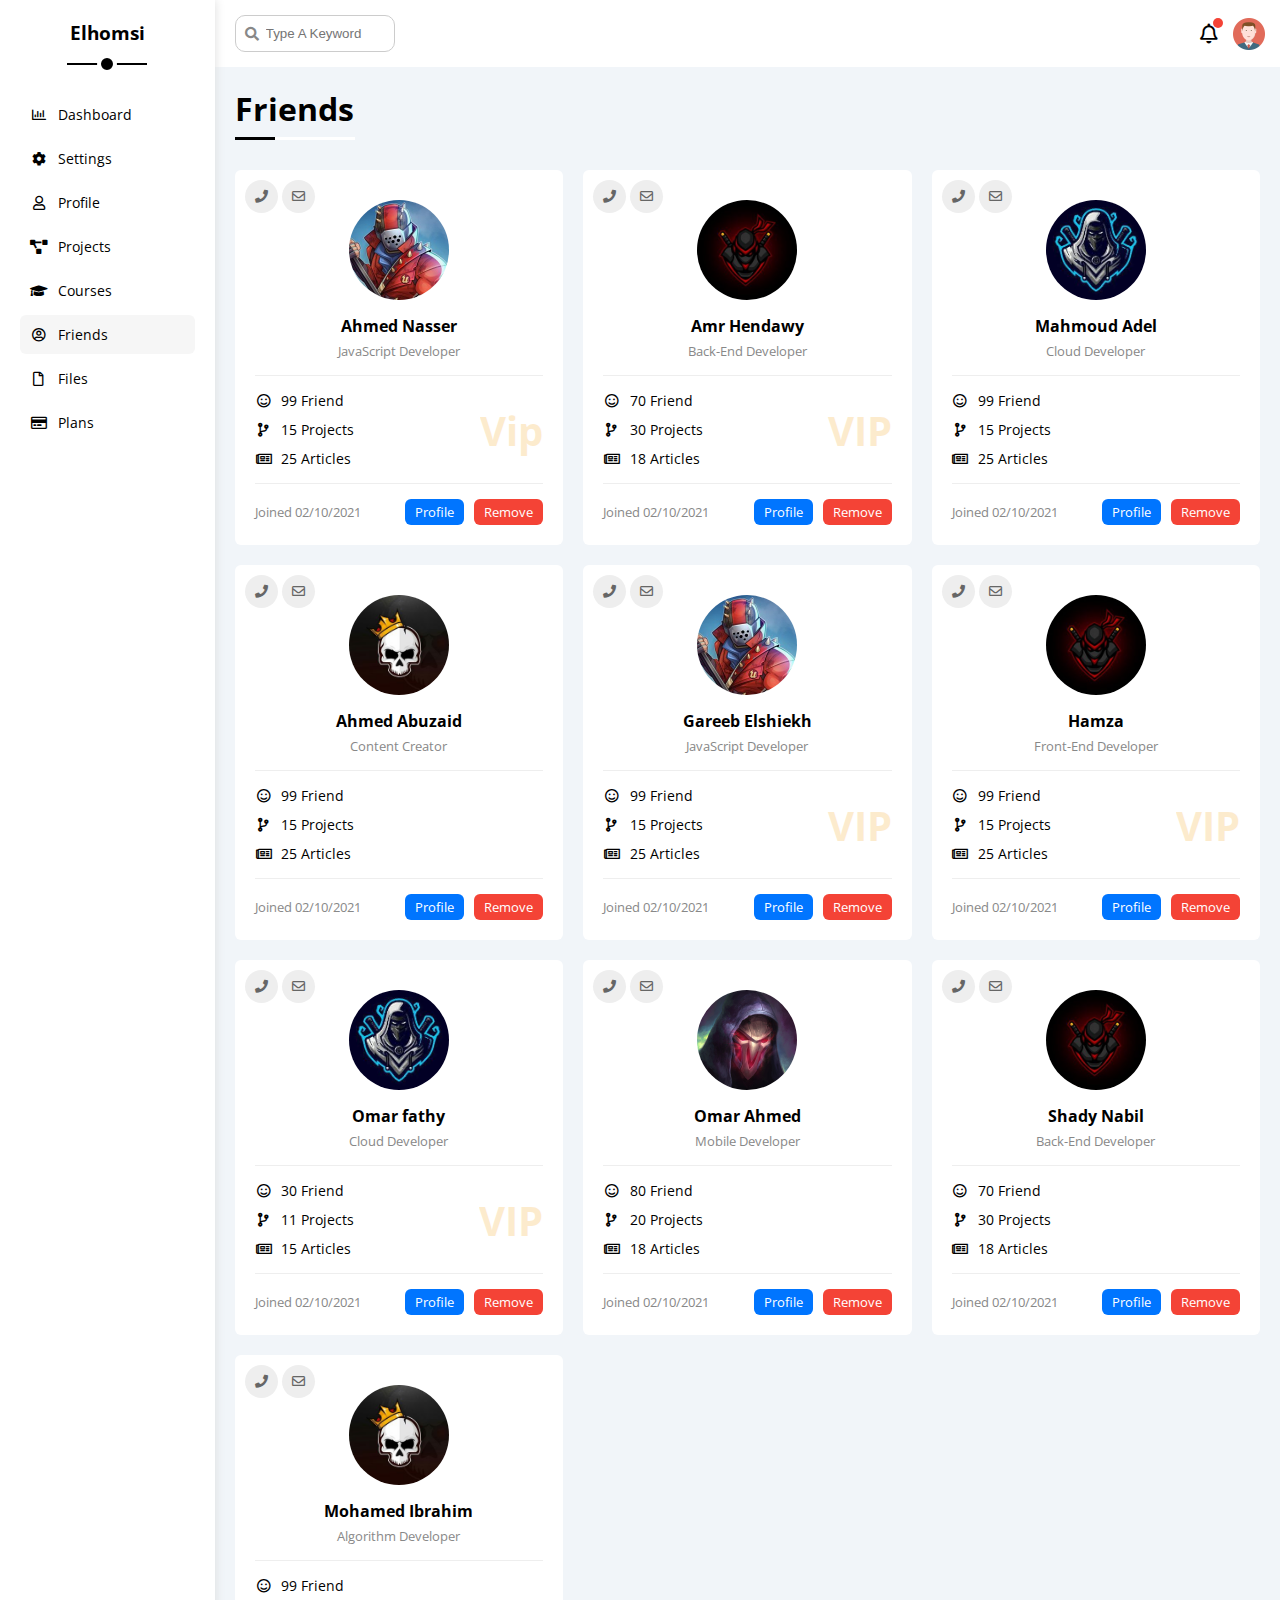
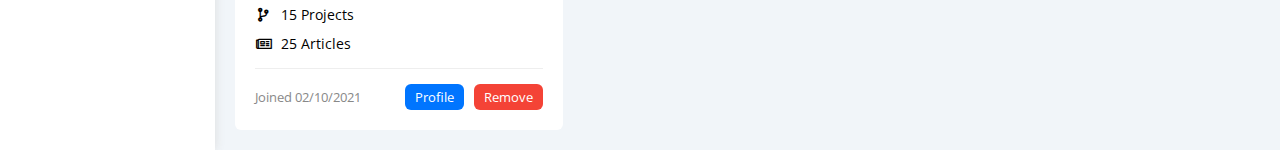
<file: friends.html>
<!DOCTYPE html>
<html lang="en">
<head>
    <meta charset="UTF-8">
    <meta name="viewport" content="width=device-width, initial-scale=1.0">
    <title>Friends</title>
    <link rel="stylesheet" href="css/all.min.css" />
    <link rel="stylesheet" href="css/framework.css" />
    <link rel="stylesheet" href="css/Elhomsi.css" />
    <link rel="preconnect" href="https://fonts.googleapis.com" />
    <link rel="preconnect" href="https://fonts.gstatic.com" crossorigin />
    <link href="https://fonts.googleapis.com/css2?family=Open+Sans:wght@300;500&#038;display=swap" rel="stylesheet" />
</head>
<body>
    <div class="page d-flex ">
        <div class="sidebar bg-white p-20 p-relative">
            <h3 class="p-relative text-c mt-0">Elhomsi</h3>
            <ul>
                <li>
                  <a class=" d-flex align-center fs-14 c-black rad-6 p-10" href="index.html">
                    <i class="fa-regular fa-chart-bar fa-fw"></i>
                    <span class="mobile-non">Dashboard</span>
                  </a>
                </li>
                <li>
                  <a class=" d-flex align-center fs-14 c-black rad-6 p-10" href="settings.html">
                    <i class="fa-solid fa-gear fa-fw"></i>
                    <span class="mobile-non">Settings</span>
                  </a>
                </li>
                <li>
                  <a class="d-flex align-center fs-14 c-black rad-6 p-10" href="profile.html">
                    <i class="fa-regular fa-user fa-fw"></i>
                    <span class="mobile-non">Profile</span>
                  </a>
                </li>
                <li>
                    <a class="d-flex align-center fs-14 c-black rad-6 p-10" href="projects.html">
                    <i class="fa-solid fa-diagram-project fa-fw"></i>
                    <span class="mobile-non">Projects</span>
                  </a>
                </li>
                <li>
                  <a class="  d-flex align-center fs-14 c-black rad-6 p-10" href="courses.html">
                    <i class="fa-solid fa-graduation-cap fa-fw"></i>
                    <span class="mobile-non">Courses</span>
                  </a>
                </li>
                <li>
                  <a class="active d-flex align-center fs-14 c-black rad-6 p-10" href="friends.html">
                    <i class="fa-regular fa-circle-user fa-fw"></i>
                    <span class="mobile-non">Friends</span>
                  </a>
                </li>
                <li>
                  <a class="d-flex align-center fs-14 c-black rad-6 p-10" href="files.html">
                    <i class="fa-regular fa-file fa-fw"></i>
                    <span class="mobile-non">Files</span>
                  </a>
                </li>
                <li>
                    <a class="d-flex align-center fs-14 c-black rad-6 p-10" href="plans.html">
                        <i class="fa-regular fa-credit-card fa-fw"></i>
                        <span class="mobile-non">Plans</span>
                    </a>
                </li>
              </ul>
        </div>
        <div class="content w-full">
            <!-- start head -->
            <div class="head bg-white p-15 between-flex">
            <div class="search p-relative">
                <input class="p-10 " type="search" placeholder="Type A Keyword">
            </div>
            <div class="icons d-flex align-center">
                <span class="notificaion p-relative">
                <i class="fa-regular fa-bell fa-lg"></i>
                </span>
                <img src="imgs/avatar.png" alt="">
            </div>
            </div>
            <!-- end head -->
            <h1 class="p-relative">Friends</h1>
            <div class="friends-page d-grid m-20 gap-20">
                <div class="friend bg-white rad-6 p-20 p-relative" >
                    <div class="contact">
                        <i class="fa-solid fa-phone"></i>
                        <i class="fa-regular fa-envelope"></i>
                    </div>
                    <div class="text-c">
                        <img decoding="async" class="rad-half mt-10 mb-10 w-100 h-100" src="imgs/friend-01.jpg" alt="" />
                        <h4 class="m-0">Ahmed Nasser</h4>
                        <p class="c-grey fs-13 mt-5 mb-0">JavaScript Developer</p>
                    </div>
                    <div class="icons fs-14 p-relative">
                        <div class="mb-10">
                            <i class="fa-regular fa-face-smile fa-fw"></i>
                            <span>99 Friend</span>
                        </div>
                    
                        <div class="mb-10">
                            <i class="fa-solid fa-code-branch fa-fw"></i>
                            <span>15 Projects</span>
                        </div>
                        <div>
                            <i class="fa-regular fa-newspaper fa-fw"></i>
                            <span>25 Articles</span>
                        </div>
                        <span class="vip fw-bold c-orange">Vip</span>
                    </div>
                    <div class="info between-flex fs-13">
                        <span class="c-grey">Joined 02/10/2021</span>
                        <div class="d-flex">
                            <a class="bg-blue c-white mr-10 btn-shape" href="profile.html">Profile</a>
                            <a class="bg-red c-white btn-shape" href="#">Remove</a>
                        </div>
                    </div>
                </div>
                <div class="friend bg-white rad-6 p-20 p-relative" >
                    <div class="contact">
                        <i class="fa-solid fa-phone"></i>
                        <i class="fa-regular fa-envelope"></i>
                    </div>
                    <div class="text-c">
                        <img decoding="async" class="rad-half mt-10 mb-10 w-100 h-100" src="imgs/friend-04.jpg" alt="" />
                        <h4 class="m-0">Amr Hendawy</h4>
                        <p class="c-grey fs-13 mt-5 mb-0">Back-End Developer</p>
                    </div>
                    <div class="icons fs-14 p-relative">
                        <div class="mb-10">
                            <i class="fa-regular fa-face-smile fa-fw"></i>
                            <span>70 Friend</span>
                        </div>
                    
                        <div class="mb-10">
                            <i class="fa-solid fa-code-branch fa-fw"></i>
                            <span>30 Projects</span>
                        </div>
                        <div>
                            <i class="fa-regular fa-newspaper fa-fw"></i>
                            <span>18 Articles</span>
                        </div>
                        <span class="vip fw-bold c-orange">VIP</span>
                    </div>
                    <div class="info between-flex fs-13">
                        <span class="c-grey">Joined 02/10/2021</span>
                        <div class="d-flex">
                            <a class="bg-blue c-white mr-10 btn-shape" href="profile.html">Profile</a>
                            <a class="bg-red c-white btn-shape" href="#">Remove</a>
                        </div>
                    </div>
                </div>
                <div class="friend bg-white rad-6 p-20 p-relative" >
                    <div class="contact">
                        <i class="fa-solid fa-phone"></i>
                        <i class="fa-regular fa-envelope"></i>
                    </div>
                    <div class="text-c">
                        <img decoding="async" class="rad-half mt-10 mb-10 w-100 h-100" src="imgs/friend-02.jpg" alt="" />
                        <h4 class="m-0">Mahmoud Adel</h4>
                        <p class="c-grey fs-13 mt-5 mb-0">Cloud Developer</p>
                    </div>
                    <div class="icons fs-14 p-relative">
                        <div class="mb-10">
                            <i class="fa-regular fa-face-smile fa-fw"></i>
                            <span>99 Friend</span>
                        </div>
                    
                        <div class="mb-10">
                            <i class="fa-solid fa-code-branch fa-fw"></i>
                            <span>15 Projects</span>
                        </div>
                        <div>
                            <i class="fa-regular fa-newspaper fa-fw"></i>
                            <span>25 Articles</span>
                        </div>
                    </div>
                    <div class="info between-flex fs-13">
                        <span class="c-grey">Joined 02/10/2021</span>
                        <div class="d-flex">
                            <a class="bg-blue c-white mr-10 btn-shape" href="profile.html">Profile</a>
                            <a class="bg-red c-white btn-shape" href="#">Remove</a>
                        </div>
                    </div>
                </div>
                <div class="friend bg-white rad-6 p-20 p-relative" >
                    <div class="contact">
                        <i class="fa-solid fa-phone"></i>
                        <i class="fa-regular fa-envelope"></i>
                    </div>
                    <div class="text-c">
                        <img decoding="async" class="rad-half mt-10 mb-10 w-100 h-100" src="imgs/friend-05.jpg" alt="" />
                        <h4 class="m-0">Ahmed Abuzaid</h4>
                        <p class="c-grey fs-13 mt-5 mb-0">Content Creator</p>
                    </div>
                    <div class="icons fs-14 p-relative">
                        <div class="mb-10">
                            <i class="fa-regular fa-face-smile fa-fw"></i>
                            <span>99 Friend</span>
                        </div>
                    
                        <div class="mb-10">
                            <i class="fa-solid fa-code-branch fa-fw"></i>
                            <span>15 Projects</span>
                        </div>
                        <div>
                            <i class="fa-regular fa-newspaper fa-fw"></i>
                            <span>25 Articles</span>
                        </div>
                    </div>
                    <div class="info between-flex fs-13">
                        <span class="c-grey">Joined 02/10/2021</span>
                        <div class="d-flex">
                            <a class="bg-blue c-white mr-10 btn-shape" href="profile.html">Profile</a>
                            <a class="bg-red c-white btn-shape" href="#">Remove</a>
                        </div>
                    </div>
                </div>
                <div class="friend bg-white rad-6 p-20 p-relative" >
                    <div class="contact">
                        <i class="fa-solid fa-phone"></i>
                        <i class="fa-regular fa-envelope"></i>
                    </div>
                    <div class="text-c">
                        <img decoding="async" class="rad-half mt-10 mb-10 w-100 h-100" src="imgs/friend-01.jpg" alt="" />
                        <h4 class="m-0">Gareeb Elshiekh</h4>
                        <p class="c-grey fs-13 mt-5 mb-0">JavaScript Developer</p>
                    </div>
                    <div class="icons fs-14 p-relative">
                        <div class="mb-10">
                            <i class="fa-regular fa-face-smile fa-fw"></i>
                            <span>99 Friend</span>
                        </div>
                    
                        <div class="mb-10">
                            <i class="fa-solid fa-code-branch fa-fw"></i>
                            <span>15 Projects</span>
                        </div>
                        <div>
                            <i class="fa-regular fa-newspaper fa-fw"></i>
                            <span>25 Articles</span>
                        </div>
                        <span class="vip fw-bold c-orange">VIP</span>
                    </div>
                    <div class="info between-flex fs-13">
                        <span class="c-grey">Joined 02/10/2021</span>
                        <div class="d-flex">
                            <a class="bg-blue c-white mr-10 btn-shape" href="profile.html">Profile</a>
                            <a class="bg-red c-white btn-shape" href="#">Remove</a>
                        </div>
                    </div>
                </div>
                <div class="friend bg-white rad-6 p-20 p-relative" >
                    <div class="contact">
                        <i class="fa-solid fa-phone"></i>
                        <i class="fa-regular fa-envelope"></i>
                    </div>
                    <div class="text-c">
                        <img decoding="async" class="rad-half mt-10 mb-10 w-100 h-100" src="imgs/friend-04.jpg" alt="" />
                        <h4 class="m-0">Hamza</h4>
                        <p class="c-grey fs-13 mt-5 mb-0">Front-End Developer</p>
                    </div>
                    <div class="icons fs-14 p-relative">
                        <div class="mb-10">
                            <i class="fa-regular fa-face-smile fa-fw"></i>
                            <span>99 Friend</span>
                        </div>
                    
                        <div class="mb-10">
                            <i class="fa-solid fa-code-branch fa-fw"></i>
                            <span>15 Projects</span>
                        </div>
                        <div>
                            <i class="fa-regular fa-newspaper fa-fw"></i>
                            <span>25 Articles</span>
                        </div>
                        <span class="vip fw-bold c-orange">VIP</span>
                    </div>
                    <div class="info between-flex fs-13">
                        <span class="c-grey">Joined 02/10/2021</span>
                        <div class="d-flex">
                            <a class="bg-blue c-white mr-10 btn-shape" href="profile.html">Profile</a>
                            <a class="bg-red c-white btn-shape" href="#">Remove</a>
                        </div>
                    </div>
                </div>
                <div class="friend bg-white rad-6 p-20 p-relative" >
                    <div class="contact">
                        <i class="fa-solid fa-phone"></i>
                        <i class="fa-regular fa-envelope"></i>
                    </div>
                    <div class="text-c">
                        <img decoding="async" class="rad-half mt-10 mb-10 w-100 h-100" src="imgs/friend-02.jpg" alt="" />
                        <h4 class="m-0">Omar fathy</h4>
                        <p class="c-grey fs-13 mt-5 mb-0">Cloud Developer</p>
                    </div>
                    <div class="icons fs-14 p-relative">
                        <div class="mb-10">
                            <i class="fa-regular fa-face-smile fa-fw"></i>
                            <span>30 Friend</span>
                        </div>
                    
                        <div class="mb-10">
                            <i class="fa-solid fa-code-branch fa-fw"></i>
                            <span>11 Projects</span>
                        </div>
                        <div>
                            <i class="fa-regular fa-newspaper fa-fw"></i>
                            <span>15 Articles</span>
                        </div>
                        <span class="vip fw-bold c-orange">VIP</span>
                    </div>
                    <div class="info between-flex fs-13">
                        <span class="c-grey">Joined 02/10/2021</span>
                        <div class="d-flex">
                            <a class="bg-blue c-white mr-10 btn-shape" href="profile.html">Profile</a>
                            <a class="bg-red c-white btn-shape" href="#">Remove</a>
                        </div>
                    </div>
                </div>
                <div class="friend bg-white rad-6 p-20 p-relative" >
                    <div class="contact">
                        <i class="fa-solid fa-phone"></i>
                        <i class="fa-regular fa-envelope"></i>
                    </div>
                    <div class="text-c">
                        <img decoding="async" class="rad-half mt-10 mb-10 w-100 h-100" src="imgs/friend-03.jpg" alt="" />
                        <h4 class="m-0">Omar Ahmed</h4>
                        <p class="c-grey fs-13 mt-5 mb-0">Mobile Developer</p>
                    </div>
                    <div class="icons fs-14 p-relative">
                        <div class="mb-10">
                            <i class="fa-regular fa-face-smile fa-fw"></i>
                            <span>80 Friend</span>
                        </div>
                    
                        <div class="mb-10">
                            <i class="fa-solid fa-code-branch fa-fw"></i>
                            <span>20 Projects</span>
                        </div>
                        <div>
                            <i class="fa-regular fa-newspaper fa-fw"></i>
                            <span>18 Articles</span>
                        </div>
                    </div>
                    <div class="info between-flex fs-13">
                        <span class="c-grey">Joined 02/10/2021</span>
                        <div class="d-flex">
                            <a class="bg-blue c-white mr-10 btn-shape" href="profile.html">Profile</a>
                            <a class="bg-red c-white btn-shape" href="#">Remove</a>
                        </div>
                    </div>
                </div>
                <div class="friend bg-white rad-6 p-20 p-relative" >
                    <div class="contact">
                        <i class="fa-solid fa-phone"></i>
                        <i class="fa-regular fa-envelope"></i>
                    </div>
                    <div class="text-c">
                        <img decoding="async" class="rad-half mt-10 mb-10 w-100 h-100" src="imgs/friend-04.jpg" alt="" />
                        <h4 class="m-0">Shady Nabil</h4>
                        <p class="c-grey fs-13 mt-5 mb-0">Back-End Developer</p>
                    </div>
                    <div class="icons fs-14 p-relative">
                        <div class="mb-10">
                            <i class="fa-regular fa-face-smile fa-fw"></i>
                            <span>70 Friend</span>
                        </div>
                    
                        <div class="mb-10">
                            <i class="fa-solid fa-code-branch fa-fw"></i>
                            <span>30 Projects</span>
                        </div>
                        <div>
                            <i class="fa-regular fa-newspaper fa-fw"></i>
                            <span>18 Articles</span>
                        </div>
                    </div>
                    <div class="info between-flex fs-13">
                        <span class="c-grey">Joined 02/10/2021</span>
                        <div class="d-flex">
                            <a class="bg-blue c-white mr-10 btn-shape" href="profile.html">Profile</a>
                            <a class="bg-red c-white btn-shape" href="#">Remove</a>
                        </div>
                    </div>
                </div>
                <div class="friend bg-white rad-6 p-20 p-relative" >
                    <div class="contact">
                        <i class="fa-solid fa-phone"></i>
                        <i class="fa-regular fa-envelope"></i>
                    </div>
                    <div class="text-c">
                        <img decoding="async" class="rad-half mt-10 mb-10 w-100 h-100" src="imgs/friend-05.jpg" alt="" />
                        <h4 class="m-0">Mohamed Ibrahim</h4>
                        <p class="c-grey fs-13 mt-5 mb-0">Algorithm Developer</p>
                    </div>
                    <div class="icons fs-14 p-relative">
                        <div class="mb-10">
                            <i class="fa-regular fa-face-smile fa-fw"></i>
                            <span>99 Friend</span>
                        </div>
                    
                        <div class="mb-10">
                            <i class="fa-solid fa-code-branch fa-fw"></i>
                            <span>15 Projects</span>
                        </div>
                        <div>
                            <i class="fa-regular fa-newspaper fa-fw"></i>
                            <span>25 Articles</span>
                        </div>
                    </div>
                    <div class="info between-flex fs-13">
                        <span class="c-grey">Joined 02/10/2021</span>
                        <div class="d-flex">
                            <a class="bg-blue c-white mr-10 btn-shape" href="profile.html">Profile</a>
                            <a class="bg-red c-white btn-shape" href="#">Remove</a>
                        </div>
                    </div>
                </div>
            </div>
        </div>
    </div>
</body>
</html>
</file>
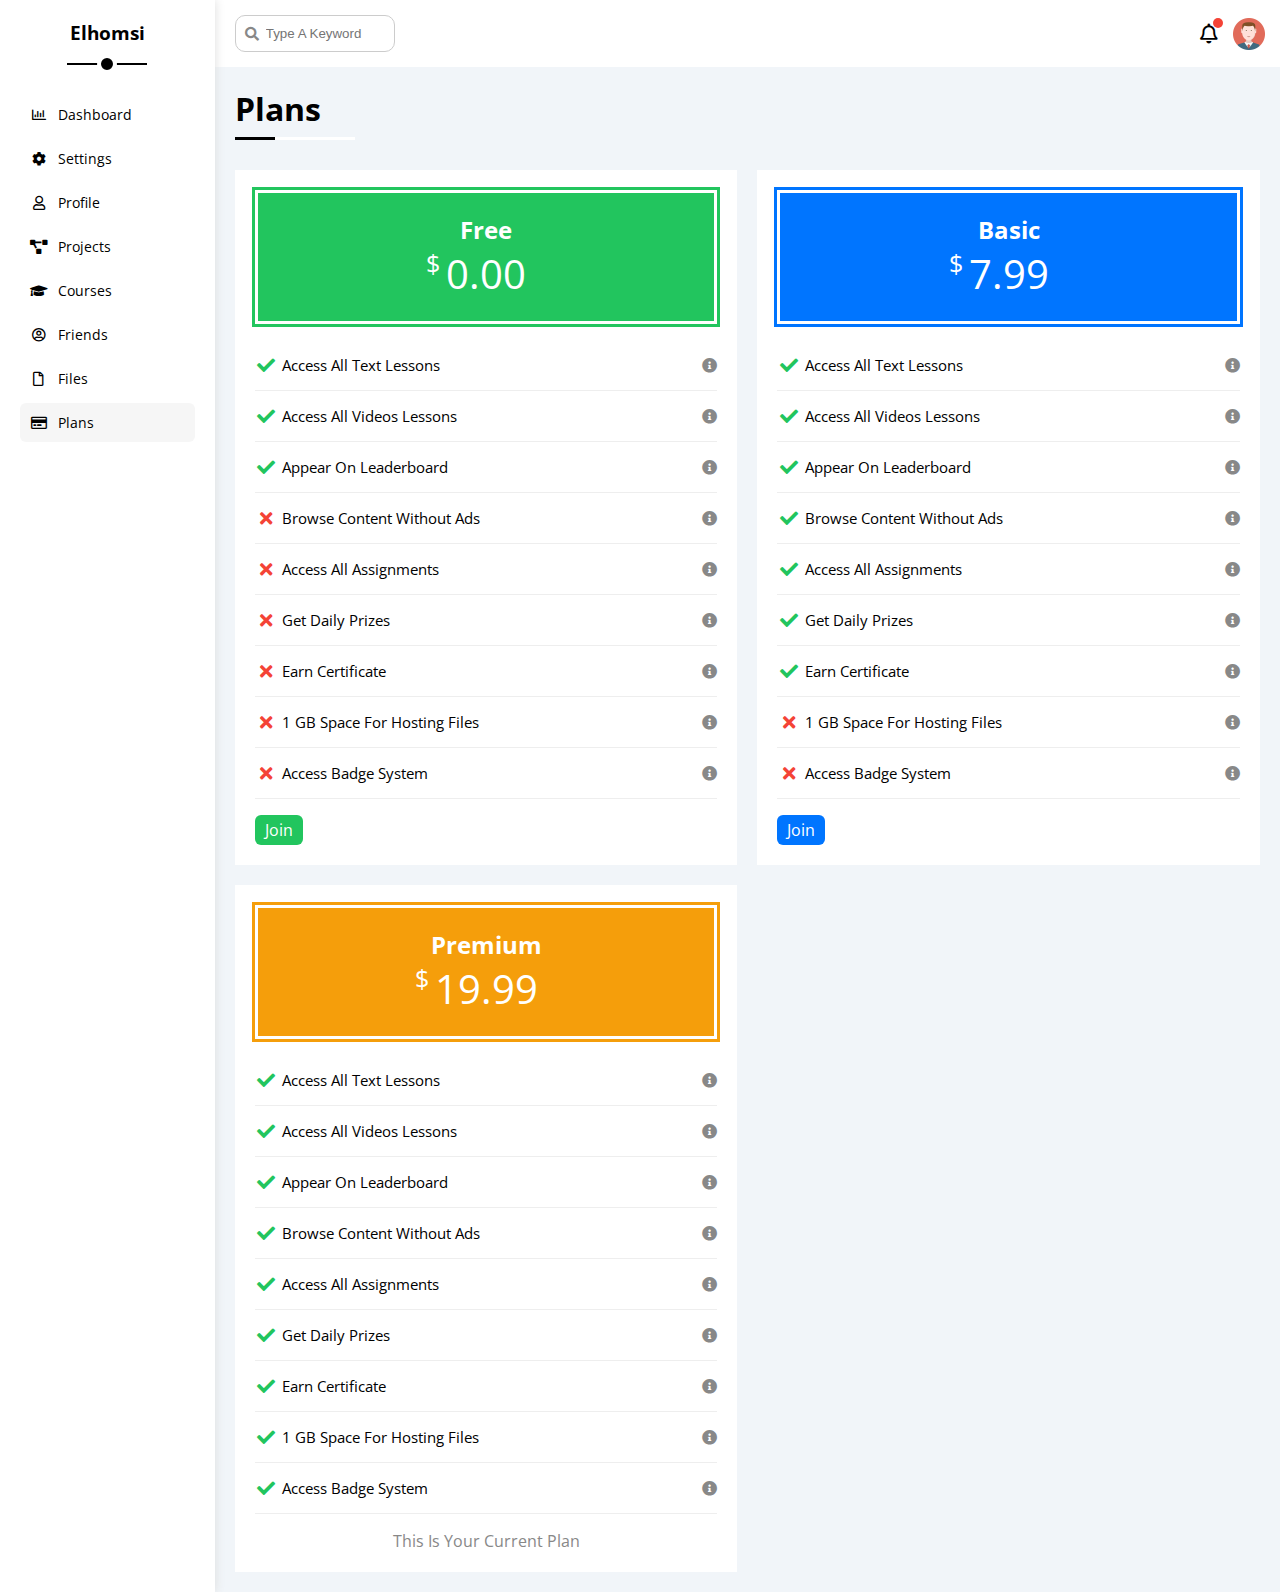
<file: plans.html>
<!DOCTYPE html>
<html lang="en">
<head>
    <meta charset="UTF-8">
    <meta name="viewport" content="width=device-width, initial-scale=1.0">
    <title>Plans</title>
    <link rel="stylesheet" href="css/all.min.css" />
    <link rel="stylesheet" href="css/framework.css" />
    <link rel="stylesheet" href="css/Elhomsi.css" />
    <link rel="preconnect" href="https://fonts.googleapis.com" />
    <link rel="preconnect" href="https://fonts.gstatic.com" crossorigin />
    <link href="https://fonts.googleapis.com/css2?family=Open+Sans:wght@300;500&#038;display=swap" rel="stylesheet" />
</head>
<body>
    <div class="page d-flex">
        <div class="sidebar bg-white p-20 p-relative">
            <h3 class="p-relative text-c mt-0">Elhomsi</h3>
            <ul>
                <li>
                  <a class="d-flex align-center fs-14 c-black rad-6 p-10" href="index.html">
                    <i class="fa-regular fa-chart-bar fa-fw"></i>
                    <span class="mobile-non">Dashboard</span>
                  </a>
                </li>
                <li>
                  <a class="d-flex align-center fs-14 c-black rad-6 p-10" href="settings.html">
                    <i class="fa-solid fa-gear fa-fw"></i>
                    <span class="mobile-non">Settings</span>
                  </a>
                </li>
                <li>
                  <a class="d-flex align-center fs-14 c-black rad-6 p-10" href="profile.html">
                    <i class="fa-regular fa-user fa-fw"></i>
                    <span class="mobile-non">Profile</span>
                  </a>
                </li>
                <li>
                    <a class="d-flex align-center fs-14 c-black rad-6 p-10" href="projects.html">
                    <i class="fa-solid fa-diagram-project fa-fw"></i>
                    <span class="mobile-non">Projects</span>
                  </a>
                </li>
                <li>
                  <a class="d-flex align-center fs-14 c-black rad-6 p-10" href="courses.html">
                    <i class="fa-solid fa-graduation-cap fa-fw"></i>
                    <span class="mobile-non">Courses</span>
                  </a>
                </li>
                <li>
                  <a class="d-flex align-center fs-14 c-black rad-6 p-10" href="friends.html">
                    <i class="fa-regular fa-circle-user fa-fw"></i>
                    <span class="mobile-non">Friends</span>
                  </a>
                </li>
                <li>
                  <a class="d-flex align-center fs-14 c-black rad-6 p-10" href="files.html">
                    <i class="fa-regular fa-file fa-fw"></i>
                    <span class="mobile-non">Files</span>
                  </a>
                </li>
                <li>
                  <a class="active d-flex align-center fs-14 c-black rad-6 p-10" href="plans.html">
                    <i class="fa-regular fa-credit-card fa-fw"></i>
                    <span class="mobile-non">Plans</span>
                  </a>
                </li>
              </ul>
        </div>
        <div class="content w-full">
          <!-- start head -->
          <div class="head bg-white p-15 between-flex">
            <div class="search p-relative">
              <input class="p-10 " type="search" placeholder="Type A Keyword">
            </div>
            <div class="icons d-flex align-center">
              <span class="notificaion p-relative">
                <i class="fa-regular fa-bell fa-lg"></i>
              </span>
              <img src="imgs/avatar.png" alt="">
            </div>
          </div>
          <!-- end head -->
          <h1 class="p-relative">Plans</h1>
          <div class="plans-page d-grid m-20 gap-20">
            <div class="plan green bg-white p-20">
              <div class="top bg-green txt-c p-20">
                <h2 class="m-0 c-white">Free</h2>
                <div class="price c-white"><span>$</span>0.00</div>
              </div>
              <ul>
                <li>
                  <i class="fa-solid fa-check fa-fw yes"></i>
                  <span>Access All Text Lessons</span>
                  <i class="fa-solid fa-circle-info help"></i>
                </li>
                <li>
                  <i class="fa-solid fa-check fa-fw yes"></i>
                  <span>Access All Videos Lessons</span>
                  <i class="fa-solid fa-circle-info help"></i>
                </li>
                <li>
                  <i class="fa-solid fa-check fa-fw yes"></i>
                  <span>Appear On Leaderboard</span>
                  <i class="fa-solid fa-circle-info help"></i>
                </li>
                <li>
                  <i class="fa-solid fa-xmark fa-fw"></i>
                  <span>Browse Content Without Ads</span>
                  <i class="fa-solid fa-circle-info help"></i>
                </li>
                <li>
                  <i class="fa-solid fa-xmark fa-fw"></i>
                  <span>Access All Assignments</span>
                  <i class="fa-solid fa-circle-info help"></i>
                </li>
                <li>
                  <i class="fa-solid fa-xmark fa-fw"></i>
                  <span>Get Daily Prizes</span>
                  <i class="fa-solid fa-circle-info help"></i>
                </li>
                <li>
                  <i class="fa-solid fa-xmark fa-fw"></i>
                  <span>Earn Certificate</span>
                  <i class="fa-solid fa-circle-info help"></i>
                </li>
                <li>
                  <i class="fa-solid fa-xmark fa-fw"></i>
                  <span>1 GB Space For Hosting Files</span>
                  <i class="fa-solid fa-circle-info help"></i>
                </li>
                <li>
                  <i class="fa-solid fa-xmark fa-fw"></i>
                  <span>Access Badge System</span>
                  <i class="fa-solid fa-circle-info help"></i>
                </li>
              </ul>
              <a href="#" class="btn-shape bg-green c-white d-block w-fit">Join</a>
            </div>
            <!-- Start Plan -->
            <div class="plan blue bg-white p-20">
              <div class="top bg-blue txt-c p-20">
                <h2 class="m-0 c-white">Basic</h2>
                <div class="price c-white"><span>$</span>7.99</div>
              </div>
              <ul class="list-none p-0">
                <li>
                  <i class="fa-solid fa-check fa-fw yes"></i>
                  <span>Access All Text Lessons</span>
                  <i class="fa-solid fa-circle-info help"></i>
                </li>
                <li>
                  <i class="fa-solid fa-check fa-fw yes"></i>
                  <span>Access All Videos Lessons</span>
                  <i class="fa-solid fa-circle-info help"></i>
                </li>
                <li>
                  <i class="fa-solid fa-check fa-fw yes"></i>
                  <span>Appear On Leaderboard</span>
                  <i class="fa-solid fa-circle-info help"></i>
                </li>
                <li>
                  <i class="fa-solid fa-check fa-fw yes"></i>
                  <span>Browse Content Without Ads</span>
                  <i class="fa-solid fa-circle-info help"></i>
                </li>
                <li>
                  <i class="fa-solid fa-check fa-fw yes"></i>
                  <span>Access All Assignments</span>
                  <i class="fa-solid fa-circle-info help"></i>
                </li>
                <li>
                  <i class="fa-solid fa-check fa-fw yes"></i>
                  <span>Get Daily Prizes</span>
                  <i class="fa-solid fa-circle-info help"></i>
                </li>
                <li>
                  <i class="fa-solid fa-check fa-fw yes"></i>
                  <span>Earn Certificate</span>
                  <i class="fa-solid fa-circle-info help"></i>
                </li>
                <li>
                  <i class="fa-solid fa-xmark fa-fw"></i>
                  <span>1 GB Space For Hosting Files</span>
                  <i class="fa-solid fa-circle-info help"></i>
                </li>
                <li>
                  <i class="fa-solid fa-xmark fa-fw"></i>
                  <span>Access Badge System</span>
                  <i class="fa-solid fa-circle-info help"></i>
                </li>
              </ul>
              <a href="#" class="btn-shape bg-blue c-white d-block w-fit">Join</a>
            </div>
            <!-- End Plan -->
            <!-- Start Plan -->
            <div class="plan orange bg-white p-20">
              <div class="top bg-orange txt-c p-20">
                <h2 class="m-0 c-white">Premium</h2>
                <div class="price c-white"><span>$</span>19.99</div>
              </div>
              <ul class="list-none p-0">
                <li>
                  <i class="fa-solid fa-check fa-fw yes"></i>
                  <span>Access All Text Lessons</span>
                  <i class="fa-solid fa-circle-info help"></i>
                </li>
                <li>
                  <i class="fa-solid fa-check fa-fw yes"></i>
                  <span>Access All Videos Lessons</span>
                  <i class="fa-solid fa-circle-info help"></i>
                </li>
                <li>
                  <i class="fa-solid fa-check fa-fw yes"></i>
                  <span>Appear On Leaderboard</span>
                  <i class="fa-solid fa-circle-info help"></i>
                </li>
                <li>
                  <i class="fa-solid fa-check fa-fw yes"></i>
                  <span>Browse Content Without Ads</span>
                  <i class="fa-solid fa-circle-info help"></i>
                </li>
                <li>
                  <i class="fa-solid fa-check fa-fw yes"></i>
                  <span>Access All Assignments</span>
                  <i class="fa-solid fa-circle-info help"></i>
                </li>
                <li>
                  <i class="fa-solid fa-check fa-fw yes"></i>
                  <span>Get Daily Prizes</span>
                  <i class="fa-solid fa-circle-info help"></i>
                </li>
                <li>
                  <i class="fa-solid fa-check fa-fw yes"></i>
                  <span>Earn Certificate</span>
                  <i class="fa-solid fa-circle-info help"></i>
                </li>
                <li>
                  <i class="fa-solid fa-check fa-fw yes"></i>
                  <span>1 GB Space For Hosting Files</span>
                  <i class="fa-solid fa-circle-info help"></i>
                </li>
                <li>
                  <i class="fa-solid fa-check fa-fw yes"></i>
                  <span>Access Badge System</span>
                  <i class="fa-solid fa-circle-info help"></i>
                </li>
              </ul>
              <p class="c-grey m-0 txt-c">This Is Your Current Plan</p>
            </div>
            <!-- End Plan -->
          </div>
        </div>
      </div>
</body>
</html>
</file>
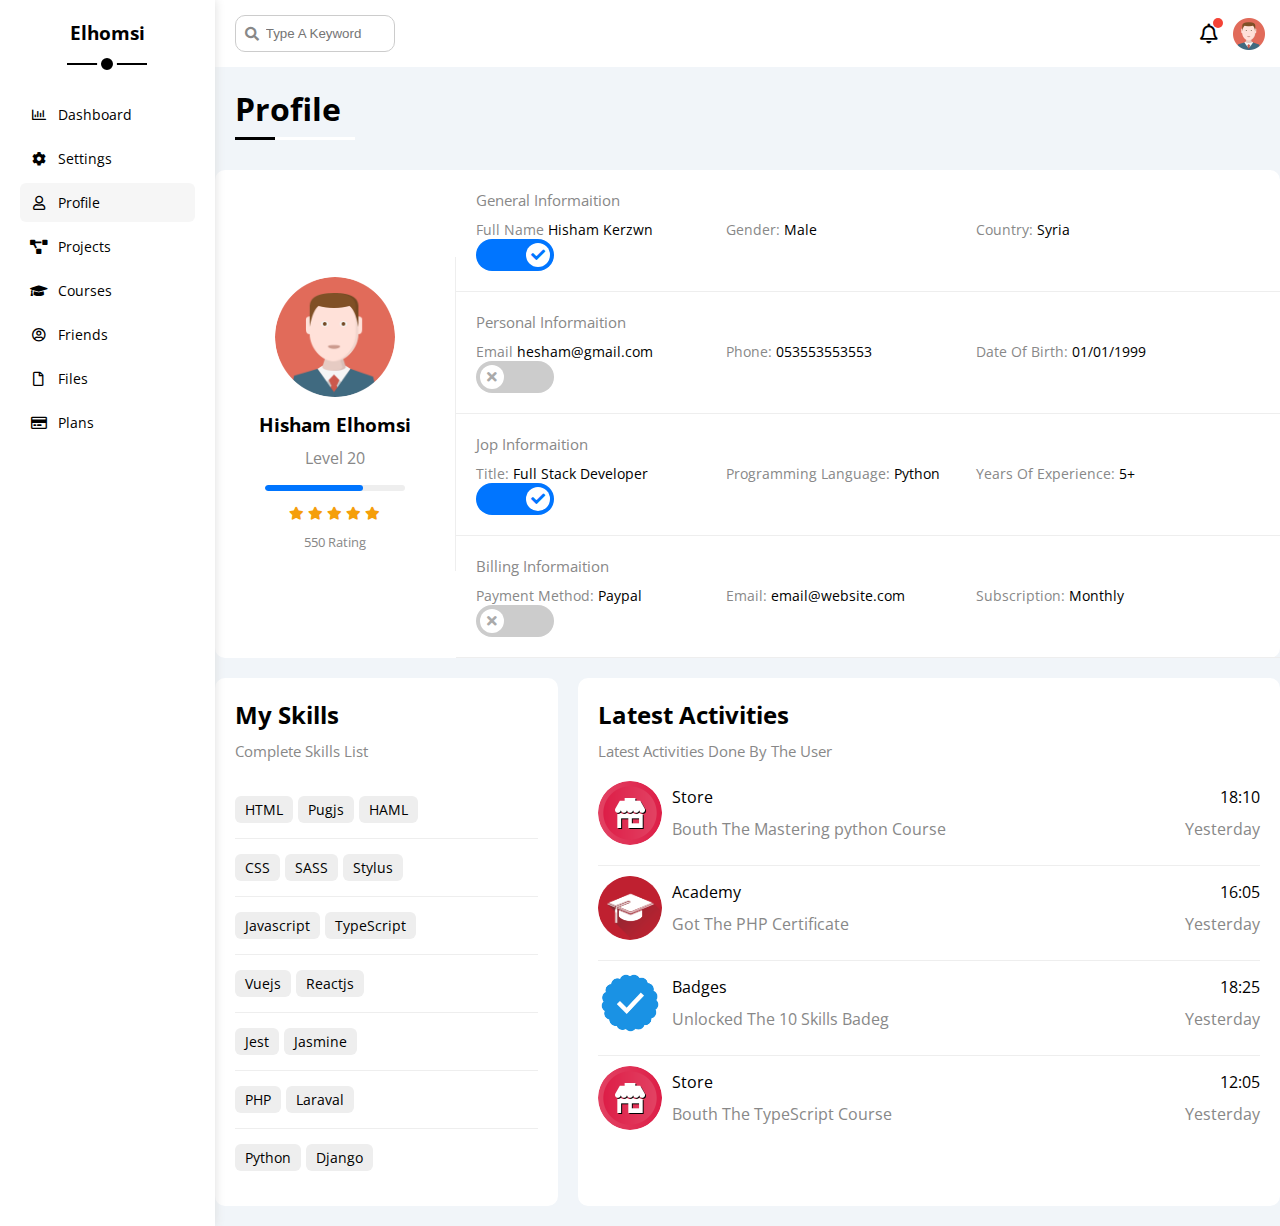
<file: profile.html>
<!DOCTYPE html>
<html lang="en">
<head>
    <meta charset="UTF-8">
    <meta name="viewport" content="width=device-width, initial-scale=1.0">
    <title>Profile</title>
    <link rel="stylesheet" href="css/all.min.css" />
    <link rel="stylesheet" href="css/framework.css" />
    <link rel="stylesheet" href="css/Elhomsi.css" />
    <link rel="preconnect" href="https://fonts.googleapis.com" />
    <link rel="preconnect" href="https://fonts.gstatic.com" crossorigin />
    <link href="https://fonts.googleapis.com/css2?family=Open+Sans:wght@300;500&#038;display=swap" rel="stylesheet" />
</head>
<body>
    <div class="page d-flex ">
        <div class="sidebar bg-white p-20 p-relative">
            <h3 class="p-relative text-c mt-0">Elhomsi</h3>
            <ul>
                <li>
                  <a class=" d-flex align-center fs-14 c-black rad-6 p-10" href="index.html">
                    <i class="fa-regular fa-chart-bar fa-fw"></i>
                    <span class="mobile-non">Dashboard</span>
                  </a>
                </li>
                <li>
                  <a class=" d-flex align-center fs-14 c-black rad-6 p-10" href="settings.html">
                    <i class="fa-solid fa-gear fa-fw"></i>
                    <span class="mobile-non">Settings</span>
                  </a>
                </li>
                <li>
                  <a class="active d-flex align-center fs-14 c-black rad-6 p-10" href="profile.html">
                    <i class="fa-regular fa-user fa-fw"></i>
                    <span class="mobile-non">Profile</span>
                  </a>
                </li>
                <li>
                    <a class="d-flex align-center fs-14 c-black rad-6 p-10" href="projects.html">
                    <i class="fa-solid fa-diagram-project fa-fw"></i>
                    <span class="mobile-non">Projects</span>
                  </a>
                </li>
                <li>
                  <a class="d-flex align-center fs-14 c-black rad-6 p-10" href="courses.html">
                    <i class="fa-solid fa-graduation-cap fa-fw"></i>
                    <span class="mobile-non">Courses</span>
                  </a>
                </li>
                <li>
                  <a class="d-flex align-center fs-14 c-black rad-6 p-10" href="friends.html">
                    <i class="fa-regular fa-circle-user fa-fw"></i>
                    <span class="mobile-non">Friends</span>
                  </a>
                </li>
                <li>
                  <a class="d-flex align-center fs-14 c-black rad-6 p-10" href="files.html">
                    <i class="fa-regular fa-file fa-fw"></i>
                    <span class="mobile-non">Files</span>
                  </a>
                </li>
                <li>
                    <a class="d-flex align-center fs-14 c-black rad-6 p-10" href="plans.html">
                        <i class="fa-regular fa-credit-card fa-fw"></i>
                        <span class="mobile-non">Plans</span>
                    </a>
                </li>
              </ul>
        </div>
        <div class="content w-full">
            <!-- start head -->
            <div class="head bg-white p-15 between-flex">
            <div class="search p-relative">
                <input class="p-10 " type="search" placeholder="Type A Keyword">
            </div>
            <div class="icons d-flex align-center">
                <span class="notificaion p-relative">
                <i class="fa-regular fa-bell fa-lg"></i>
                </span>
                <img src="imgs/avatar.png" alt="">
            </div>
            </div>
            <!-- end head -->
            <!-- start overwiew -->
            <h1 class="p-relative">Profile</h1>
            <div class="profile-page  mb-20">
                <div class="overview bg-white rad-10 d-flex align-center">
                    <div class="avatar-box text-c p-20">
                        <img src="imgs/avatar.png" alt="" class="rad-half mb-10">
                        <h3 class="m-0">Hisham Elhomsi</h3>
                        <p class="c-grey mt-10">Level 20</p>
                        <div class="level rad-6 bg-eee p-relative">
                            <span class="" style="width: 70%;"></span>
                        </div>
                        <div class="rating mt-10 mb-10">
                            <i class="fa-solid fa-star c-orange fs-13"></i>
                            <i class="fa-solid fa-star c-orange fs-13"></i>
                            <i class="fa-solid fa-star c-orange fs-13"></i>
                            <i class="fa-solid fa-star c-orange fs-13"></i>
                            <i class="fa-solid fa-star c-orange fs-13"></i>
                        </div>
                        <p class="c-grey m-0 fs-13">550 Rating</p>
                    </div>
                      <!-- --------------------- -->
                    <div class="info-box w-full  ">
                      <!-- --------------------- -->
                      <div class="box p-20 d-flex align-center">
                        <h4 class="fs-15 c-grey w-full m-0 text-c-mobile">General Informaition</h4>
                        <div class="fs-14 ">
                          <span class="c-grey">Full Name</span>
                          <span class="">Hisham Kerzwn</span>
                        </div>
                        <div class="fs-14">
                          <span class="c-grey">Gender:</span>
                          <span class="">Male</span>
                        </div>
                        <div class="fs-14">
                          <span class="c-grey">Country:</span>
                          <span class="">Syria</span>
                        </div>
                        <div class="fs-14">
                          <label class="test ">
                            <input class="toggle-checkbox" type="checkbox" checked>
                            <div class="toggle-switch"></div>
                          </label>
                        </div>
                      </div>
                      <!-- --------------------- -->
                      <!-- --------------------- -->
                      <div class="box p-20 d-flex align-center">
                        <h4 class="fs-15 c-grey w-full m-0 text-c-mobile">Personal Informaition</h4>
                        <div class="fs-14">
                          <span class="c-grey">Email</span>
                          <span class="">hesham@gmail.com</span>
                        </div>
                        <div class="fs-14">
                          <span class="c-grey">Phone:</span>
                          <span class="">053553553553</span>
                        </div>
                        <div class="fs-14">
                          <span class="c-grey">Date Of Birth:</span>
                          <span class="">01/01/1999</span>
                        </div>
                        <div class="fs-14">
                          <label>
                            <input class="toggle-checkbox" type="checkbox" >
                            <div class="toggle-switch"></div>
                          </label>
                        </div>
                      </div>
                      <!-- --------------------- -->
                      <!-- --------------------- -->
                      <div class="box p-20 d-flex align-center">
                        <h4 class="fs-15 c-grey w-full m-0 text-c-mobile">Jop Informaition</h4>
                        <div class="fs-14">
                          <span class="c-grey">Title:</span>
                          <span class="">Full Stack Developer</span>
                        </div>
                        <div class="fs-14">
                          <span class="c-grey">Programming Language:</span>
                          <span class="">Python</span>
                        </div>
                        <div class="fs-14">
                          <span class="c-grey">Years Of Experience:</span>
                          <span class="">5+</span>
                        </div>
                        <div class="fs-14">
                          <label>
                            <input class="toggle-checkbox" type="checkbox" checked>
                            <div class="toggle-switch"></div>
                          </label>
                        </div>
                      </div>
                      <!-- --------------------- -->
                      <!-- --------------------- -->
                      <div class="box p-20 d-flex align-center">
                        <h4 class="fs-15 c-grey w-full m-0 text-c-mobile">Billing Informaition</h4>
                        <div class="fs-14">
                          <span class="c-grey">Payment Method:</span>
                          <span class="">Paypal</span>
                        </div>
                        <div class="fs-14">
                          <span class="c-grey">Email:</span>
                          <span class="">email@website.com</span>
                        </div>
                        <div class="fs-14">
                          <span class="c-grey">Subscription:</span>
                          <span class="">Monthly</span>
                        </div>
                        <div class="fs-14">
                          <label>
                            <input class="toggle-checkbox" type="checkbox" >
                            <div class="toggle-switch"></div>
                          </label>
                        </div>
                      </div>
                      <!-- --------------------- -->
                    </div>
                </div>
            <!-- end overview -->
            <!-- Start other data -->
            <div class="other-data d-flex gap-20">
              <div class="skills-card p-20 bg-white rad-10 mt-20">
                <h2 class="mt-0 mb-10">My Skills</h2>
                <p class="mt-0 mb-20 c-grey fs-15">Complete Skills List</p>
                <ul class="m-0 text-c-mobile">
                  <li><span>HTML</span><span>Pugjs</span><span>HAML</span></li>
                  <li><span>CSS</span><span>SASS</span><span>Stylus</span></li>
                  <li><span>Javascript</span><span>TypeScript</span></li>
                  <li><span>Vuejs</span><span>Reactjs</span></li>
                  <li><span>Jest</span><span>Jasmine</span></li>
                  <li><span>PHP</span><span>Laraval</span></li>
                  <li><span>Python</span><span>Django</span></li>
                </ul>
              </div>
              <div class="activities p-20 bg-white rad-10 mt-20">
                <h2 class="mt-0 mb-10">Latest Activities</h2>
                <p class="mt-0 mb-20 c-grey fs-15">Latest Activities Done By The User</p>
                <div class="activity d-flex align-center text-c-mobile">
                  <img src="imgs/activity-01.png" alt="">
                  <div class="info">
                    <span class="d-block mb-10">Store</span>
                    <span class="c-grey">Bouth The Mastering python Course</span>
                  </div>
                  <div class="date">
                    <span class="d-block mb-10">18:10</span>
                    <span class="c-grey">Yesterday</span>
                  </div>
                </div>
                <div class="activity d-flex align-center text-c-mobile">
                  <img src="imgs/activity-02.png" alt="">
                  <div class="info">
                    <span class="d-block mb-10">Academy</span>
                    <span class="c-grey">Got The PHP Certificate</span>
                  </div>
                  <div class="date">
                    <span class="d-block mb-10">16:05</span>
                    <span class="c-grey">Yesterday</span>
                  </div>
                </div>
                <div class="activity d-flex align-center text-c-mobile">
                  <img src="imgs/activity-03.png" alt="">
                  <div class="info">
                    <span class="d-block mb-10">Badges</span>
                    <span class="c-grey">Unlocked The 10 Skills Badeg</span>
                  </div>
                  <div class="date">
                    <span class="d-block mb-10">18:25</span>
                    <span class="c-grey">Yesterday</span>
                  </div>
                </div>
                <div class="activity d-flex align-center text-c-mobile">
                  <img src="imgs/activity-01.png" alt="">
                  <div class="info">
                    <span class="d-block mb-10">Store</span>
                    <span class="c-grey">Bouth The TypeScript Course</span>
                  </div>
                  <div class="date">
                    <span class="d-block mb-10">12:05</span>
                    <span class="c-grey">Yesterday</span>
                  </div>
                </div>
              </div>
            </div>
            <!-- end other data -->
            </div>
        </div>
    </div>
</body>
</html>
</file>
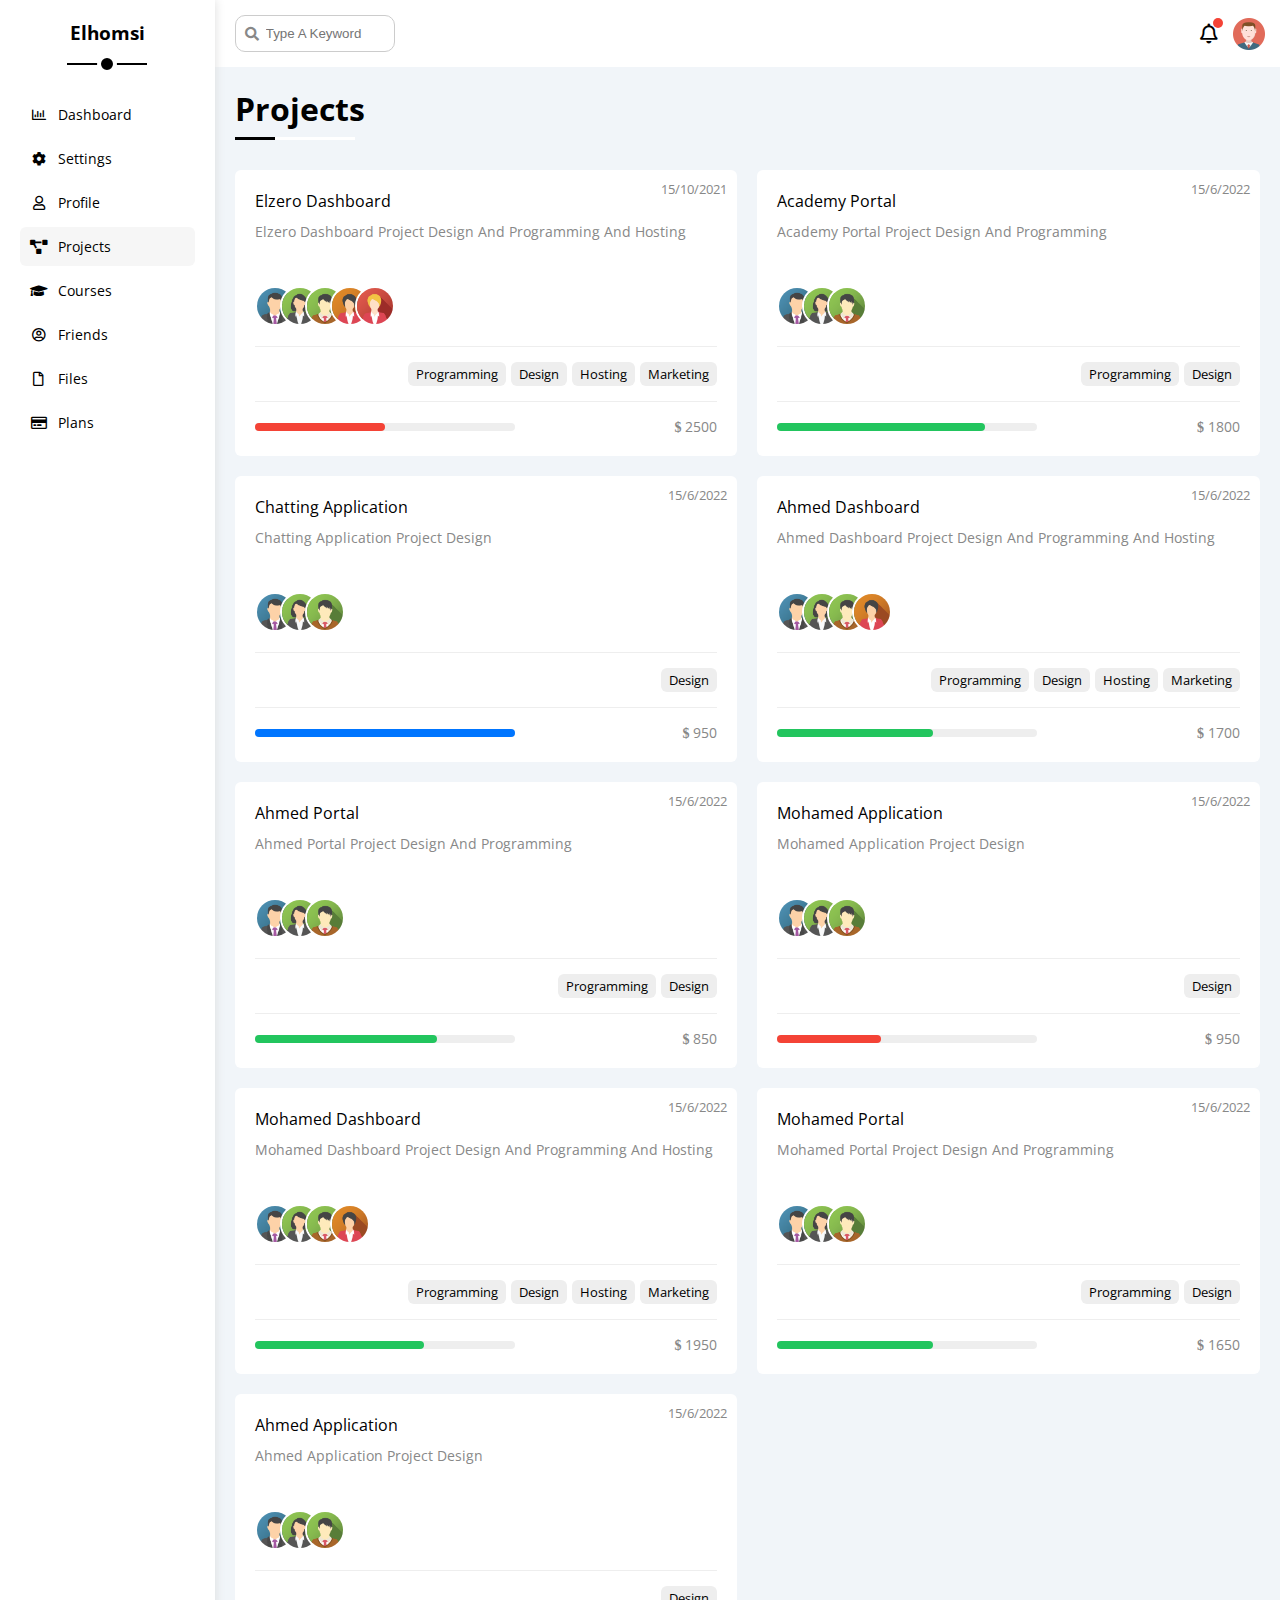
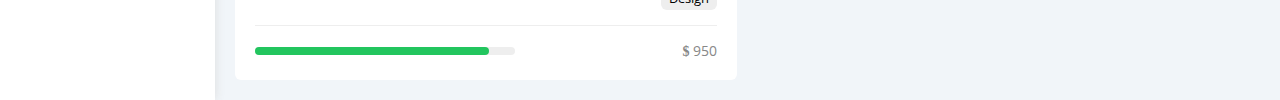
<file: projects.html>
<!DOCTYPE html>
<html lang="en">
<head>
    <meta charset="UTF-8">
    <meta name="viewport" content="width=device-width, initial-scale=1.0">
    <title>Project</title>
    <link rel="stylesheet" href="css/all.min.css" />
    <link rel="stylesheet" href="css/framework.css" />
    <link rel="stylesheet" href="css/Elhomsi.css" />
    <link rel="preconnect" href="https://fonts.googleapis.com" />
    <link rel="preconnect" href="https://fonts.gstatic.com" crossorigin />
    <link href="https://fonts.googleapis.com/css2?family=Open+Sans:wght@300;500&#038;display=swap" rel="stylesheet" />
</head>
<body>
  

  <div class="page d-flex">
        <div class="sidebar bg-white p-20 p-relative">
            <h3 class="p-relative text-c mt-0">Elhomsi</h3>
            <ul>
                <li>
                  <a class=" d-flex align-center fs-14 c-black rad-6 p-10" href="index.html">
                    <i class="fa-regular fa-chart-bar fa-fw"></i>
                    <span class="mobile-non">Dashboard</span>
                  </a>
                </li>
                <li>
                  <a class=" d-flex align-center fs-14 c-black rad-6 p-10" href="settings.html">
                    <i class="fa-solid fa-gear fa-fw"></i>
                    <span class="mobile-non">Settings</span>
                  </a>
                </li>
                <li>
                  <a class="d-flex align-center fs-14 c-black rad-6 p-10" href="profile.html">
                    <i class="fa-regular fa-user fa-fw"></i>
                    <span class="mobile-non">Profile</span>
                  </a>
                </li>
                <li>
                    <a class="active d-flex align-center fs-14 c-black rad-6 p-10" href="projects.html">
                    <i class="fa-solid fa-diagram-project fa-fw"></i>
                    <span class="mobile-non">Projects</span>
                  </a>
                </li>
                <li>
                  <a class="d-flex align-center fs-14 c-black rad-6 p-10" href="courses.html">
                    <i class="fa-solid fa-graduation-cap fa-fw"></i>
                    <span class="mobile-non">Courses</span>
                  </a>
                </li>
                <li>
                  <a class="d-flex align-center fs-14 c-black rad-6 p-10" href="friends.html">
                    <i class="fa-regular fa-circle-user fa-fw"></i>
                    <span class="mobile-non">Friends</span>
                  </a>
                </li>
                <li>
                  <a class="d-flex align-center fs-14 c-black rad-6 p-10" href="files.html">
                    <i class="fa-regular fa-file fa-fw"></i>
                    <span class="mobile-non">Files</span>
                  </a>
                </li>
                <li>
                    <a class="d-flex align-center fs-14 c-black rad-6 p-10" href="plans.html">
                        <i class="fa-regular fa-credit-card fa-fw"></i>
                        <span class="mobile-non">Plans</span>
                    </a>
                </li>
              </ul>
        </div>
        <div class="content w-full">
            <!-- start head -->
            <div class="head bg-white p-15 between-flex">
            <div class="search p-relative">
                <input class="p-10 " type="search" placeholder="Type A Keyword">
            </div>
            <div class="icons d-flex align-center">
                <span class="notificaion p-relative">
                <i class="fa-regular fa-bell fa-lg"></i>
                </span>
                <img src="imgs/avatar.png" alt="">
            </div>
            </div>
            <!-- end head -->
            <h1 class="p-relative">Projects</h1>
        <div class="projects-page d-grid m-20 gap-20">
          <div class="project bg-white p-20 rad-6 p-relative">
            <span class="date fs-13 c-grey">15/10/2021</span>
            <h4 class="m-0">Elzero Dashboard</h4>
            <p class="c-grey mt-10 mb-10 fs-14">Elzero Dashboard Project Design And Programming And Hosting</p>
            <div class="team">
              <a href="#"><img decoding="async" src="imgs/team-01.png" alt="" /></a>
              <a href="#"><img decoding="async" src="imgs/team-02.png" alt="" /></a>
              <a href="#"><img decoding="async" src="imgs/team-03.png" alt="" /></a>
              <a href="#"><img decoding="async" src="imgs/team-04.png" alt="" /></a>
              <a href="#"><img decoding="async" src="imgs/team-05.png" alt="" /></a>
            </div>
            <div class="do d-flex">
              <span class="fs-13 rad-6 bg-eee">Programming</span>
              <span class="fs-13 rad-6 bg-eee">Design</span>
              <span class="fs-13 rad-6 bg-eee">Hosting</span>
              <span class="fs-13 rad-6 bg-eee">Marketing</span>
            </div>
            <div class="info between-flex">
              <div class="prog bg-eee">
                <span class="bg-red" style="width: 50%"></span>
              </div>
              <div class="fs-14 c-grey">
                <i class="fa-solid fa-dollar-sign"></i>
                2500
              </div>
            </div>
          </div>
          <div class="project bg-white p-20 rad-6 p-relative">
            <span class="date fs-13 c-grey">15/6/2022</span>
            <h4 class="m-0">Academy Portal</h4>
            <p class="c-grey mt-10 mb-10 fs-14">Academy Portal Project Design And Programming</p>
            <div class="team">
              <a href="#"><img decoding="async" src="imgs/team-01.png" alt="" /></a>
              <a href="#"><img decoding="async" src="imgs/team-02.png" alt="" /></a>
              <a href="#"><img decoding="async" src="imgs/team-03.png" alt="" /></a>
            </div>
            <div class="do d-flex">
              <span class="fs-13 rad-6 bg-eee">Programming</span>
              <span class="fs-13 rad-6 bg-eee">Design</span>
            </div>
            <div class="info between-flex">
              <div class="prog bg-eee">
                <span class="bg-green" style="width: 80%"></span>
              </div>
              <div class="fs-14 c-grey">
                <i class="fa-solid fa-dollar-sign"></i>
                1800
              </div>
            </div>
          </div>
          <div class="project bg-white p-20 rad-6 p-relative">
            <span class="date fs-13 c-grey">15/6/2022</span>
            <h4 class="m-0">Chatting Application</h4>
            <p class="c-grey mt-10 mb-10 fs-14">Chatting Application Project Design</p>
            <div class="team">
              <a href="#"><img decoding="async" src="imgs/team-01.png" alt="" /></a>
              <a href="#"><img decoding="async" src="imgs/team-02.png" alt="" /></a>
              <a href="#"><img decoding="async" src="imgs/team-03.png" alt="" /></a>
            </div>
            <div class="do d-flex">
              <span class="fs-13 rad-6 bg-eee">Design</span>
            </div>
            <div class="info between-flex">
              <div class="prog bg-eee">
                <span class="bg-blue" style="width: 100%"></span>
              </div>
              <div class="fs-14 c-grey">
                <i class="fa-solid fa-dollar-sign"></i>
                950
              </div>
            </div>
          </div>
          <div class="project bg-white p-20 rad-6 p-relative">
            <span class="date fs-13 c-grey">15/6/2022</span>
            <h4 class="m-0">Ahmed Dashboard</h4>
            <p class="c-grey mt-10 mb-10 fs-14">Ahmed Dashboard Project Design And Programming And Hosting</p>
            <div class="team">
              <a href="#"><img decoding="async" src="imgs/team-01.png" alt="" /></a>
              <a href="#"><img decoding="async" src="imgs/team-02.png" alt="" /></a>
              <a href="#"><img decoding="async" src="imgs/team-03.png" alt="" /></a>
              <a href="#"><img decoding="async" src="imgs/team-04.png" alt="" /></a>
            </div>
            <div class="do d-flex">
              <span class="fs-13 rad-6 bg-eee">Programming</span>
              <span class="fs-13 rad-6 bg-eee">Design</span>
              <span class="fs-13 rad-6 bg-eee">Hosting</span>
              <span class="fs-13 rad-6 bg-eee">Marketing</span>
            </div>
            <div class="info between-flex">
              <div class="prog bg-eee">
                <span class="bg-green" style="width: 60%"></span>
              </div>
              <div class="fs-14 c-grey">
                <i class="fa-solid fa-dollar-sign"></i>
                1700
              </div>
            </div>
          </div>
          <div class="project bg-white p-20 rad-6 p-relative">
            <span class="date fs-13 c-grey">15/6/2022</span>
            <h4 class="m-0">Ahmed Portal</h4>
            <p class="c-grey mt-10 mb-10 fs-14">Ahmed Portal Project Design And Programming</p>
            <div class="team">
              <a href="#"><img decoding="async" src="imgs/team-01.png" alt="" /></a>
              <a href="#"><img decoding="async" src="imgs/team-02.png" alt="" /></a>
              <a href="#"><img decoding="async" src="imgs/team-03.png" alt="" /></a>
            </div>
            <div class="do d-flex">
              <span class="fs-13 rad-6 bg-eee">Programming</span>
              <span class="fs-13 rad-6 bg-eee">Design</span>
            </div>
            <div class="info between-flex">
              <div class="prog bg-eee">
                <span class="bg-green" style="width: 70%"></span>
              </div>
              <div class="fs-14 c-grey">
                <i class="fa-solid fa-dollar-sign"></i>
                850
              </div>
            </div>
          </div>
          <div class="project bg-white p-20 rad-6 p-relative">
            <span class="date fs-13 c-grey">15/6/2022</span>
            <h4 class="m-0">Mohamed Application</h4>
            <p class="c-grey mt-10 mb-10 fs-14">Mohamed Application Project Design</p>
            <div class="team">
              <a href="#"><img decoding="async" src="imgs/team-01.png" alt="" /></a>
              <a href="#"><img decoding="async" src="imgs/team-02.png" alt="" /></a>
              <a href="#"><img decoding="async" src="imgs/team-03.png" alt="" /></a>
            </div>
            <div class="do d-flex">
              <span class="fs-13 rad-6 bg-eee">Design</span>
            </div>
            <div class="info between-flex">
              <div class="prog bg-eee">
                <span class="bg-red" style="width: 40%"></span>
              </div>
              <div class="fs-14 c-grey">
                <i class="fa-solid fa-dollar-sign"></i>
                950
              </div>
            </div>
          </div>
          <div class="project bg-white p-20 rad-6 p-relative">
            <span class="date fs-13 c-grey">15/6/2022</span>
            <h4 class="m-0">Mohamed Dashboard</h4>
            <p class="c-grey mt-10 mb-10 fs-14">Mohamed Dashboard Project Design And Programming And Hosting</p>
            <div class="team">
              <a href="#"><img decoding="async" src="imgs/team-01.png" alt="" /></a>
              <a href="#"><img decoding="async" src="imgs/team-02.png" alt="" /></a>
              <a href="#"><img decoding="async" src="imgs/team-03.png" alt="" /></a>
              <a href="#"><img decoding="async" src="imgs/team-04.png" alt="" /></a>
            </div>
            <div class="do d-flex">
              <span class="fs-13 rad-6 bg-eee">Programming</span>
              <span class="fs-13 rad-6 bg-eee">Design</span>
              <span class="fs-13 rad-6 bg-eee">Hosting</span>
              <span class="fs-13 rad-6 bg-eee">Marketing</span>
            </div>
            <div class="info between-flex">
              <div class="prog bg-eee">
                <span class="bg-green" style="width: 65%"></span>
              </div>
              <div class="fs-14 c-grey">
                <i class="fa-solid fa-dollar-sign"></i>
                1950
              </div>
            </div>
          </div>
          <div class="project bg-white p-20 rad-6 p-relative">
            <span class="date fs-13 c-grey">15/6/2022</span>
            <h4 class="m-0">Mohamed Portal</h4>
            <p class="c-grey mt-10 mb-10 fs-14">Mohamed Portal Project Design And Programming</p>
            <div class="team">
              <a href="#"><img decoding="async" src="imgs/team-01.png" alt="" /></a>
              <a href="#"><img decoding="async" src="imgs/team-02.png" alt="" /></a>
              <a href="#"><img decoding="async" src="imgs/team-03.png" alt="" /></a>
            </div>
            <div class="do d-flex">
              <span class="fs-13 rad-6 bg-eee">Programming</span>
              <span class="fs-13 rad-6 bg-eee">Design</span>
            </div>
            <div class="info between-flex">
              <div class="prog bg-eee">
                <span class="bg-green" style="width: 60%"></span>
              </div>
              <div class="fs-14 c-grey">
                <i class="fa-solid fa-dollar-sign"></i>
                1650
              </div>
            </div>
          </div>
          <div class="project bg-white p-20 rad-6 p-relative">
            <span class="date fs-13 c-grey">15/6/2022</span>
            <h4 class="m-0">Ahmed Application</h4>
            <p class="c-grey mt-10 mb-10 fs-14">Ahmed Application Project Design</p>
            <div class="team">
              <a href="#"><img decoding="async" src="imgs/team-01.png" alt="" /></a>
              <a href="#"><img decoding="async" src="imgs/team-02.png" alt="" /></a>
              <a href="#"><img decoding="async" src="imgs/team-03.png" alt="" /></a>
            </div>
            <div class="do d-flex">
              <span class="fs-13 rad-6 bg-eee">Design</span>
            </div>
            <div class="info between-flex">
              <div class="prog bg-eee">
                <span class="bg-green" style="width: 90%"></span>
              </div>
              <div class="fs-14 c-grey">
                <i class="fa-solid fa-dollar-sign"></i>
                950
              </div>
            </div>
          </div>
        </div>
        </div>
    </div>
  </div>
</body>
</html>
</file>
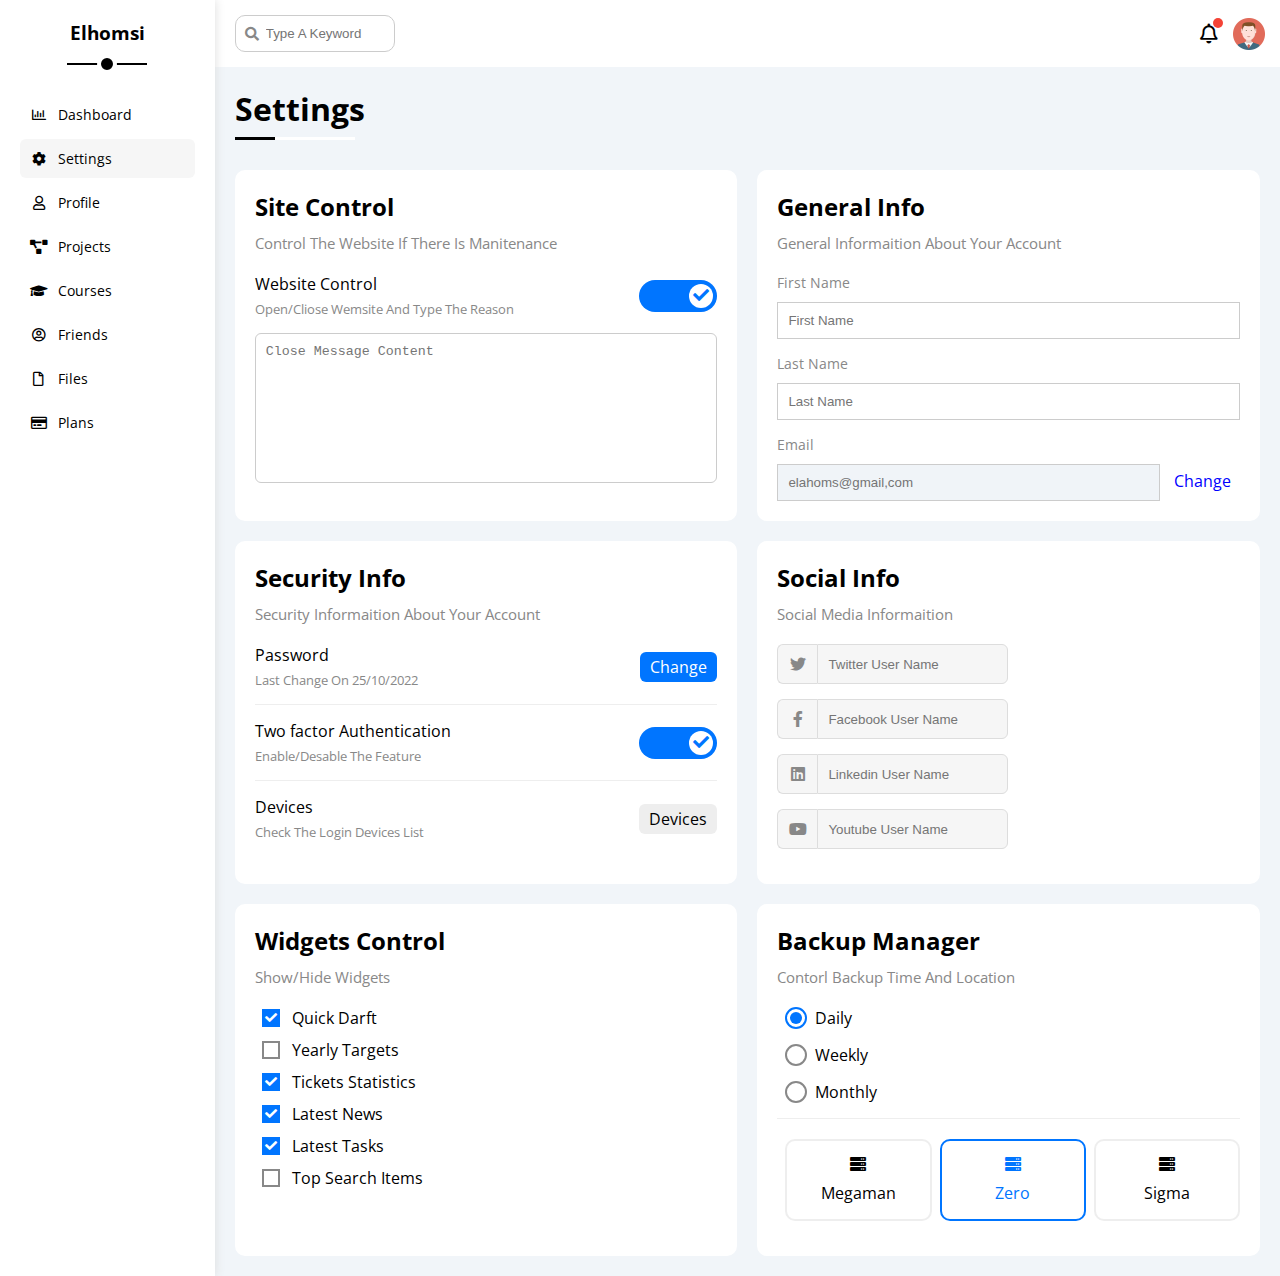
<file: settings.html>
<!DOCTYPE html>
<html lang="en">
<head>
    <meta charset="UTF-8">
    <meta name="viewport" content="width=device-width, initial-scale=1.0">
    <title>Settings</title>
    <link rel="stylesheet" href="css/all.min.css" />
    <link rel="stylesheet" href="css/framework.css" />
    <link rel="stylesheet" href="css/Elhomsi.css" />
    <link rel="preconnect" href="https://fonts.googleapis.com" />
    <link rel="preconnect" href="https://fonts.gstatic.com" crossorigin />
    <link href="https://fonts.googleapis.com/css2?family=Open+Sans:wght@300;500&#038;display=swap" rel="stylesheet" />
</head>
<body>
  

  <div class="page d-flex">
        <div class="sidebar bg-white p-20 p-relative">
            <h3 class="p-relative text-c mt-0">Elhomsi</h3>
            <ul>
                <li>
                  <a class=" d-flex align-center fs-14 c-black rad-6 p-10" href="index.html">
                    <i class="fa-regular fa-chart-bar fa-fw"></i>
                    <span class="mobile-non">Dashboard</span>
                  </a>
                </li>
                <li>
                  <a class="active d-flex align-center fs-14 c-black rad-6 p-10" href="settings.html">
                    <i class="fa-solid fa-gear fa-fw"></i>
                    <span class="mobile-non">Settings</span>
                  </a>
                </li>
                <li>
                  <a class="d-flex align-center fs-14 c-black rad-6 p-10" href="profile.html">
                    <i class="fa-regular fa-user fa-fw"></i>
                    <span class="mobile-non">Profile</span>
                  </a>
                </li>
                <li>
                    <a class="d-flex align-center fs-14 c-black rad-6 p-10" href="projects.html">
                    <i class="fa-solid fa-diagram-project fa-fw"></i>
                    <span class="mobile-non">Projects</span>
                  </a>
                </li>
                <li>
                  <a class="d-flex align-center fs-14 c-black rad-6 p-10" href="courses.html">
                    <i class="fa-solid fa-graduation-cap fa-fw"></i>
                    <span class="mobile-non">Courses</span>
                  </a>
                </li>
                <li>
                  <a class="d-flex align-center fs-14 c-black rad-6 p-10" href="friends.html">
                    <i class="fa-regular fa-circle-user fa-fw"></i>
                    <span class="mobile-non">Friends</span>
                  </a>
                </li>
                <li>
                  <a class="d-flex align-center fs-14 c-black rad-6 p-10" href="files.html">
                    <i class="fa-regular fa-file fa-fw"></i>
                    <span class="mobile-non">Files</span>
                  </a>
                </li>
                <li>
                    <a class="d-flex align-center fs-14 c-black rad-6 p-10" href="plans.html">
                        <i class="fa-regular fa-credit-card fa-fw"></i>
                        <span class="mobile-non">Plans</span>
                    </a>
                </li>
              </ul>
        </div>
        <div class="content w-full">
            <!-- start head -->
            <div class="head bg-white p-15 between-flex">
            <div class="search p-relative">
                <input class="p-10 " type="search" placeholder="Type A Keyword">
            </div>
            <div class="icons d-flex align-center">
                <span class="notificaion p-relative">
                <i class="fa-regular fa-bell fa-lg"></i>
                </span>
                <img src="imgs/avatar.png" alt="">
            </div>
            </div>
            <!-- end head -->
            <h1 class="p-relative">Settings</h1>
            <div class="settings-page m-20 d-grid gap-20">
                <!-- strat Settings Box -->
                <div class="p-20 bg-white rad-10">
                    <h2 class="mt-0 mb-10">Site Control</h2>
                    <p class="mt-0 mb-20 c-grey fs-15 ">Control The Website If There Is Manitenance</p>
                    <div class="mb-15 between-flex">
                        <div>
                            <span>Website Control</span>
                            <p class="c-grey mt-5 mb-0 fs-13">Open/Cliose Wemsite And Type The Reason</p>
                        </div>
                        <div>
                            <label >
                                <input class="toggle-checkbox" type="checkbox" checked>
                                <div class="toggle-switch"></div>
                            </label>
                        </div>
                    </div>
                    <textarea class="close-message p-10 rad-6 d-block w-full" placeholder="Close Message Content"></textarea>
                </div>
                <!-- end Settings Box -->
                <!-- strat Settings Box -->
                <div class="p-20 bg-white rad-10">
                    <h2 class="mt-0 mb-10">General Info</h2>
                    <p class="mt-0 mb-20 c-grey fs-15 ">General Informaition About Your Account</p>
                    <div class="mb-15 ">
                      <label class="fs-14 c-grey d-block mb-10" for="first">First Name</label>
                      <input type="text" class="b-none p-10 d-block border-ccc w-full" id="first" placeholder="First Name">
                    </div>
                    <div class="mb-15 ">
                      <label class="fs-14 c-grey d-block mb-10" for="last">Last Name</label>
                      <input type="text" class="b-none p-10 d-block border-ccc w-full" id="last" placeholder="Last Name">
                    </div>
                    <div >
                      <label class="fs-14 c-grey d-block mb-10" for="email">Email</label>
                      <input type="text" class="b-none p-10 d-block border-ccc w-full" id="email" placeholder="elahoms@gmail,com" disabled>
                    <a class="c-blue ml-10" href="#">Change</a>
                    </div>
                </div>
                <!-- end Settings Box -->
                <!-- strat Settings Box -->
                <div class="p-20 bg-white rad-10">
                    <h2 class="mt-0 mb-10">Security Info</h2>
                    <p class="mt-0 mb-20 c-grey fs-15 ">Security Informaition About Your Account</p>
                    <div class="sec-box mb-15 between-flex ">
                      <div>
                        <span>Password</span>
                        <p class="c-grey mt-5 mb-0 fs-13">Last Change On 25/10/2022</p>
                      </div>
                      <a class="button bg-blue c-white btn-shape" href="#">Change</a>
                    </div>
                    <div class="sec-box mb-15 between-flex ">
                      <div>
                        <span>Two factor Authentication</span>
                        <p class="c-grey mt-5 mb-0 fs-13">Enable/Desable The Feature</p>
                      </div>
                      <label >
                        <input class="toggle-checkbox" type="checkbox" checked>
                        <div class="toggle-switch"></div>
                    </label>
                    </div>
                    <div class="sec-box  between-flex ">
                      <div>
                        <span>Devices</span>
                        <p class="c-grey mt-5 mb-0 fs-13">Check The Login Devices List</p>
                      </div>
                      <a class=" bg-eee c-black btn-shape" href="#">Devices</a>
                    </div>
                </div>
                <!-- end Settings Box -->
                <!-- strat Settings Box -->
                <div class="social-boxes p-20 bg-white rad-10">
                    <h2 class="mt-0 mb-10">Social Info</h2>
                    <p class="mt-0 mb-20 c-grey fs-15 ">Social Media Informaition</p>
                  <div class="d-flex align-center mb-15">
                    <i class="fa-brands fa-twitter center-flex c-grey"></i>
                    <input type="text" placeholder="Twitter User Name">
                  </div>
                  <div class="d-flex align-center mb-15">
                    <i class="fa-brands fa-facebook-f center-flex c-grey"></i>
                    <input type="text" placeholder="Facebook User Name">
                  </div>
                  <div class="d-flex align-center mb-15">
                    <i class="fa-brands fa-linkedin center-flex c-grey"></i>
                    <input type="text" placeholder="Linkedin User Name">
                  </div>
                  <div class="d-flex align-center mb-15">
                    <i class="fa-brands fa-youtube center-flex c-grey"></i>
                    <input type="text" placeholder="Youtube User Name">
                  </div>
                </div>
                <!-- end Settings Box -->
                <!-- strat Settings Box -->
                <div class="widgets-control p-20 bg-white rad-10">
                    <h2 class="mt-0 mb-10">Widgets Control</h2>
                    <p class="mt-0 mb-20 c-grey fs-15 ">Show/Hide Widgets</p>
                  <div class="control d-flex align-center mb-10">
                    <input type="checkbox" id="one" checked>
                    <label for="one">Quick Darft</label>
                  </div>
                  <div class="control d-flex align-center mb-10">
                    <input type="checkbox" id="two">
                    <label for="two">Yearly Targets</label>
                  </div>
                  <div class="control d-flex align-center mb-10">
                    <input type="checkbox" id="three" checked>
                    <label for="three">Tickets Statistics</label>
                  </div>
                  <div class="control d-flex align-center mb-10">
                    <input type="checkbox" id="four" checked>
                    <label for="four">Latest News</label>
                  </div>
                  <div class="control d-flex align-center mb-10">
                    <input type="checkbox" id="five" checked>
                    <label for="five">Latest Tasks</label>
                  </div>
                  <div class="control d-flex align-center mb-10">
                    <input type="checkbox" id="six">
                    <label for="six">Top Search Items </label>
                  </div>
                </div>
                <!-- end Settings Box -->
                <!-- strat Settings Box -->
                <div class="backup-control p-20 bg-white rad-10">
                    <h2 class="mt-0 mb-10">Backup Manager</h2>
                    <p class="mt-0 mb-20 c-grey fs-15 ">Contorl Backup Time And Location</p>
                  <div class="date d-flex align-center mb-15">
                    <input type="radio" name="time" id="daily" checked>
                    <label for="daily">Daily</label>
                  </div>
                  <div class="date d-flex align-center mb-15">
                    <input type="radio" name="time" id="weekly">
                    <label for="weekly">Weekly</label>
                  </div>
                  <div class="date d-flex align-center mb-15">
                    <input type="radio" name="time" id="monthly">
                    <label for="monthly">Monthly</label>
                  </div>


                  <div class="servers d-flex align-center text-c">
                    <input type="radio" name="servers" id="server-one">
                    <div class="server mb-15 rad-10 w-full">
                      <label class="d-block m-15" for="server-one">
                        <i class="fa-solid fa-server d-block mb-10"></i>
                        Megaman
                      </label>
                    </div>
                  


                    <input type="radio" name="servers" id="server-two" checked>
                    <div class="server mb-15 rad-10 w-full">
                      <label class="d-block m-15" for="server-two">
                        <i class="fa-solid fa-server d-block mb-10"></i>
                        Zero
                      </label>
                    </div>
                  


                  
                    <input type="radio" name="servers" id="server-three">
                    <div class="server mb-15 rad-10 w-full">
                      <label class="d-block m-15" for="server-three">
                        <i class="fa-solid fa-server d-block mb-10"></i>
                        Sigma
                      </label>
                    </div>
                  </div>
                </div>
                <!-- end Settings Box -->
            </div>
        </div>
    </div>
  </div>
</body>
</html>
</file>
<file: css/framework.css>
/* start box  */
.d-block{
    display: block;
}
.d-flex{
    display: flex;
}
.f-wrap{
    flex-wrap: wrap;
}
.align-center{
    align-items: center;
}
.space-between{
    justify-content: space-between;
}
.d-grid{
    display: grid;
}
.gap-20{
    gap: 20px;
}
/* end box  */
/* start width and height */
.w-full{
    width: 100%;
}
.w-fit{
    width: fit-content;
}
.w-100{
    width: 100px;
}
.h-100{
    height: 100px;
}
.h-full{
    height: 100%;
}
/* end width and height */
/* start padding + margin */
.p-10{
    padding: 10px;
}
.p-15{
    padding: 15px;
}
.p-20{
    padding: 20px;
}
.pt-10{
    padding-top: 10px;
}
.pt-15{
    padding-top: 15px;
}
.pt-20{
    padding-top: 20px;
}
.pb-10{
    padding-bottom: 10px;
}
.pb-15{
    padding-bottom: 15px;
}
.pl-15{
    padding-left: 15px;
}
.m-0{
    margin: 0;
}
.m-15{
    margin: 15px;
}
.m-20{
    margin: 20px;
}
.mt-5{
    margin-top: 5px;
}
.mt-0{
    margin-top: 0;
}
.mt-10{
    margin-top: 10px;
}
.mt-15{
    margin-top: 15px;
}

.mt-20{
    margin-top: 20px;
}
.mt-25{
    margin-top: 25px;
}
.mr-10{
    margin-right: 10px;
}
.mr-15{
    margin-right: 15px;
}
.mr-20{
    margin-right: 20px;
}
.mb-0{
    margin-bottom: 0px;
}
.mb-5{
    margin-bottom: 5px;
}
.mb-10{
    margin-bottom: 10px;
}
.mb-15{
    margin-bottom: 15px;
}
.mb-20{
    margin-bottom: 20px;
}
.mb-25{
    margin-bottom: 25px;
}
.ml-10{
    margin-left: 10px;
}
.ml-20{
    margin-left: 20px;
}


/* end padding + margin */
/* strt color  */
.bg-white{
    background-color: white;
}
.bg-eee{
    background-color: #eee;
}
.bg-blue{
    background-color: var(--blue-color);
}
.bg-orange{
    background-color:  var(--orange-color);
}
.bg-green{
    background-color: var(--green-color);
}

.bg-red{
    background-color: var(--red-color);
}
.c-white{
    color: white;
}
.c-black{
    color: black;
}
.c-red{
    color: var(--red-color);
}


.c-grey{
    color: var(--grey-color);
}
.c-blue{
    color: blue;
}
.c-orange{
    color: var(--orange-color);
}
.c-green{
    color: var(--green-color);
}
/* end color  */
/* start position */
.p-relative{
    position: relative;
}
.p-absolute{
    position: absolute;
}
/* end position */
/* start font */
.text-c{
    text-align: center;
}
.txt-c{
    text-align: center;
}
.fw-bold{
    font-weight: bold;
}
.fs-25{
    font-size: 25px;
}
.fs-15{
    font-size: 15px;
}
.fs-14{
    font-size: 14px;
}
.fs-13{
    font-size: 13px;
}
/* end font */
/* strt border */
.b-non{
    border: none;
}
.border-ccc{
    border: 1px solid #ccc;
}
.rad-6{
    border-radius: 6px;
}
.rad-10{
    border-radius: 10px;
}
.rad-half{
    border-radius: 50%;
}
/* end border */
/* start media  */
@media(max-width:767px){
    .mobile-non{
        display: none;
    }
    .block-mobile{
        display: block;
    }
    .text-c-mobile{
        text-align: center;
    }
    .txt-c-mobile{
        text-align: center;
    }
}
/* end media  */
/* start Component */
.center-flex{
    display: flex;
    align-items: center;
    justify-content: center;
}
.between-flex{
    display: flex;
    align-items: center;
    justify-content: space-between;
}
.btn-shape{
    padding: 4px 10px ;
    border-radius: 6px;
}
/* start Component */
</file>
<file: css/Elhomsi.css>
:root {
    --blue-color: #0075ff;
    --blue-alt-color: #0d69d5;
    --orange-color: #f59e0b;
    --green-color: #22c55e;
    --red-color: #f44336;
    --grey-color: #888;
    --border--one: 1px solid #eee;
}

*{
    box-sizing: border-box;
}
body{
    font-family: "open sans", sans-serif;
    margin: 0;
}
*:focus{
    outline: none;
}
a {
    text-decoration: none;
}
ul{
    list-style: none;
    padding: 0;
}
::-webkit-scrollbar {
    width: 15px;
}
::-webkit-scrollbar-track {
    background-color: white;
}
::-webkit-scrollbar-thumb {
    background-color: var(--blue-color);
}
::-webkit-scrollbar-thumb:hover {
    background-color: var(--blue-alt-color);
}
.page {
    background-color: #f1f5f9;
    min-height: 100vh;
}
/* start sidebar  */
.sidebar{
    width: 250px;
    box-shadow: 0 0 10px #ddd;
}
.sidebar > h3 {
    margin-bottom: 50px;
}
@media(max-width:767px){
    .sidebar{
        width: 65px;
        padding: 10px;
    }
    .sidebar > h3{
        font-size: 13px;
        margin-bottom: 15px;
    }
}
@media(min-width:767px){
    .sidebar > h3::before,
    .sidebar > h3::after{
        content: "";
        background-color: black;
        position: absolute;
        transform: translateX(-50%);
        left: 50%;
    }
    .sidebar > h3::before{
        width: 80px;
        height: 2px;
        bottom: -20px;
    }
    .sidebar > h3::after{
        width: 12px;
        height: 12px;
        border-radius: 50%;
        border: 4px solid white;
        bottom: -29px;
    }
}

.sidebar ul li a{
    transition: 0.3s ;
    margin-bottom: 5px;
}
.sidebar ul li a:hover,
.sidebar .active{
    background-color: #f6f6f6;
}
.sidebar ul li a span{
    margin-left: 10px;
    font-size: 14px;
}
/* end sidebar  */
/* :start content */
.content {
    overflow: hidden;
}
.head .search::before {
    font-family: var(--fa-style-family-classic);
    content: "\f002";
    font-weight: 900;
    position: absolute;
    left: 15px;
    top:50%;
    transform: translateY(-50%);
    font-size: 14px;
    color: var(--grey-color);
}

.head .search input{
    border: 1px solid #ccc;
    border-radius: 10px;
    margin-left: 5px;
    padding-left: 30px;
    width: 160px;
    transition: width .3s;
}
.head .search input:focus {
    width: 200px;
}
.head .search input:focus::placeholder {
    opacity: 0;
}
.head .icons .notificaion::before{
    content: "";
    position: absolute;
    width: 10px;
    height: 10px;
    background-color: var(--red-color);
    border-radius: 50%;
    right: -5px;
    top: -5px;
}
.head .icons img{
    width: 32px;
    height: 32px;
    margin-left: 15px;
}
.page h1{
    margin: 20px 20px 40px;
}
.page h1::before,
.page h1::after{
    content: '';
    height: 3px;
    position: absolute;
    bottom: -10px;
    left: 0;
}
.page h1::before{
    background-color: white;
    width: 120px;
}
.page h1::after{
    background-color: black;
    width: 40px;
}
.wrapper{
    grid-template-columns: repeat(auto-fill, minmax(450px , 1fr));
}
@media (max-width:767px) {
    .wrapper{
    grid-template-columns: minmax(200px , 1fr);
    gap: 10px;
    }
}
/* end content */
/* start wlecome widget */
.welcome{
    overflow: hidden;
}
.welcome .intro img{
    width: 200px;
    margin-bottom: -10px;
}
.welcome .avatar{
    width: 64px;
    height: 64px;
    border: 2px solid white;
    border-radius: 50%;
    margin-left: 20px;
    margin-top: -32px;
    padding: 2px;
    box-shadow: 0 0 5px #ddd;

}
.welcome .body{
    border-top:var(--border--one);
    border-bottom: var(--border--one) ;
}
.welcome .body > div{
    flex: 1;
}
.welcome .visit{
    margin: 0 15px 15px auto;
    transition: .3s;
}
.welcome .visit:hover{
    background-color: var(--blue-alt-color);
}
@media (max-width:767px) {
    .welcome .intro{
        padding-bottom: 30px;
    }
    .welcome .avatar{
        margin-left: 0;
    }
    .welcome .body > div:not(:last-child){
        margin-bottom: 20px;
    }
}
/* end wlecome widget */
/* start quick draft widget  */
.quick-draft textarea{
    resize: none;
    min-height: 180px;
}
.quick-draft .save{
    margin-left: auto;
    transition: .3s;
    cursor: pointer;
}
.quick-draft .save:hover{
    background-color: var(--blue-alt-color);
}
/* end quick draft widget  */
/* start targets */
.targets .targets-row .icon{
    width: 80px;
    height: 80px;
    margin-right: 15px;
}
.targets .details{
    flex: 1;
}
.targets .details .progress{
    height: 5px;
    position: relative;
}
.targets .details .progress > span {
    position: absolute;
    left: 0;
    top: 0;
    height: 100%;

}
.targets .details .progress > span span {
    position: absolute;
    bottom: 16px;
    right: -16px;
    color: white;
    padding: 2px 5px ;
    border-radius: 6px ;
    font-size: 13px;

}
.targets .details .progress > span span::after {
    content: '';
    border-color:transparent ;
    border-width: 5px;
    border-style: solid;
    bottom: -10px;
    position: absolute;
    left: 50%;
    transform: translateX(-50%);
    
}
.targets .details .progress .money span::after{
    border-top-color: var(--blue-color);
}
.targets .details .progress  .projects span::after{
    border-top-color: var(--orange-color);
}
.targets .details .progress  .team span::after{
    border-top-color: var(--green-color);
}
.money .icon,
.money .progress{
    background-color: rgb(0 117 255 / 20%);
}
.projects .icon,
.projects .progress{
    background-color: rgb(245 158 11 / 20%);
}
.team .icon,
.team .progress{
    background-color: rgb(34 197 94 / 20%);
}
/* end targets */
/* start tickets */
.tickets .box {
    border: 1px solid #ccc;
    width: calc(50% - 10px);
}
@media (max-width:767px) {
    .tickets .box{
        width: 100%;
    }
    
}
/* end tickets */
/* start latest news */
.latest-news .nwes-row:not(:last-child){
    margin-bottom: 20px;
    padding-bottom: 20px;
    border-bottom: 1px solid #eee;
}
.latest-news .nwes-row img {
    width: 100px;
    border-radius: 6px;
    margin-right:15px ;
}
.latest-news .info{
    flex-grow: 1;
}
.latest-news .info h3 {
    margin: 0 0 6px;
    font-size: 16px;
}
@media (max-width:767px) {
    .latest-news .nwes-row .lable{
        width: fit-content;
        margin: 15px auto;
    }
    
}
/* end latest news */
/* start tasks */
.tasks .tasks-row:not(:last-child){
    margin-bottom: 15px;
    padding-bottom: 15px;
    border-bottom:var(--border--one);
}
.tasks .info{
    flex-grow: 1;
}
.tasks .done{
    opacity: 0.3;
}
.tasks .done h3,
.tasks .done p{
    text-decoration: line-through;
}
.tasks .delete {
    cursor: pointer;
    transition: .3s;
}
.tasks .delete:hover{
    color: var(--red-color);
}
/* end tasks */
/* start latest uploads */
.latest-uploade ul li:not(:last-child) {
    border-bottom: var(--border--one);
}
.latest-uploade ul li img {
    width: 40px;
    height: 40px;
}
/* end latest uploads */
/* start last project */
.last-project ul::before {
    content: "";
    position: absolute;
    left: 11px;
    width: 2px;
    height: 100%;
    background-color: var(--blue-color);
}
@media (max-width:767px) {
    .last-project ul::before{
        height: 90%;
    }
    .last-project ul li{
        font-size: 12px;
    }
}
.last-project ul li::before{
    content: '';
    display: block;
    width: 20px;
    height: 20px;
    border-radius: 50%;
    background-color: white;
    color: var(--blue-color);
    border: 2px solid white  ;
    margin-right: 15px;
    outline: 2px solid var(--blue-color);
    z-index: 1;
}   
.last-project .done::before{
    background-color: var(--blue-color);
}
.last-project .current::before{
    animation: change-color 0.8s infinite alternate;
}
.last-project .launch-icon{
    position: absolute;
    width: 150px;
    right: 0;
    bottom: 0;
    opacity: 0.2;
}
/* end last project */
/* start reminders */
.reminders ul li .key{
    width: 15px;
    height: 15px;
}
.reminders ul li > .blue{
    border-left: 2px solid var(--blue-color);
}
.reminders ul li > .red{
    border-left: 2px solid var(--red-color);
}
.reminders ul li > .green{
    border-left: 2px solid var(--green-color);
}
.reminders ul li > .orange{
    border-left: 2px solid var(--orange-color);
}
/* end reminders */
/* Start Latest Post */
.latest-post .avatar {
    width: 48px;
    height: 48px;
}
.latest-post .post-content{
    text-transform:capitalize ;
    line-height: 1.8;
    border-top: var(--border--one);
    min-height: 140px;
} 
/* End Latest Post */
/* start social media */
.scial-media .box{
    padding-left: 70px;
}
.scial-media .box i {
    position: absolute;
    left: 0;
    top: 0;
    width: 52px;
    transition: 0.3s;
}
.scial-media .box i:hover{
    transform: rotate(5deg);
}
.scial-media .x{
    background-color: rgb(29 161 242 / 20%);
    color: #1da1f2;
}
.scial-media .x i,
.scial-media .x a{
    background: #1da1f2;
}
.scial-media .facebook{
    background-color: rgb(24 119 242 / 20%);
    color: #1877f2;
}
.scial-media .facebook i,
.scial-media .facebook a{
    background: #1877f2;;
}
.scial-media .youtube{
    background-color: rgb(255 0 0 / 20%);
    color: #ff0000;
}
.scial-media .youtube i,
.scial-media .youtube a{
    background: #ff0000;
}
.scial-media .linkedin{
    background-color: rgb(0 119 181 / 20%);
    color: #0077b5;
}
.scial-media .linkedin i,
.scial-media .linkedin a{
    background: #0077b5;
}
/* end social media */
/* start Project Table */
.projects .responsive-table{
    overflow-x: auto;
}
.projects table{
    min-width: 1000px;
    border-spacing: 0;
}
.projects thead td{
    background-color: #eee;
    font-weight: bold;
}
.projects table td{
    padding: 15px;
}
.projects tbody td{
    border-bottom: var(--border--one);
    border-left:  var(--border--one);
    transition: 0.3s;
}
.projects table tbody tr td:last-child{
    border-right:  var(--border--one);
}
.projects tbody tr:hover td{
    background-color: #faf7f7;
}
.projects table img {
    width: 32px;
    height: 32px;
    border-radius: 50%;
    padding: 2px;
    background-color: white;
}
.projects table img:not(:first-child){
    margin-left: -20px;
}
/* end Project Table */
/* start Sittings */
.settings-page{
    grid-template-columns: repeat(auto-fill , minmax(500px , 1fr ));
}
@media (max-width:767px) {
    .settings-page{
        grid-template-columns: minmax(100px , 1fr );
        gap: 10px;
        margin-left: 10px;
        margin-right: 10px;

    }
}
.settings-page .close-message{
    border: 1px solid #ccc;
    resize: none;
    min-height: 150px;
}
.settings-page #email{
    display: inline-flex;
    width: calc(100% - 80px);
}
/* <!-- --------------------- --> */
.settings-page .sec-box{
    padding-bottom: 15px;
}
.settings-page .sec-box:not(:last-of-type){
    border-bottom: var(--border--one);
}
.settings-page .sec-box .button{
    transition: 0.3s;
}
.settings-page .sec-box .button:hover{
    background-color: var(--blue-alt-color);
}
/* <!-- --------------------- --> */
.settings-page .social-boxes i {
    width: 40px;
    height: 40px;
    background-color: #f6f6f6;
    border: 1px solid #ddd;
    border-right: none;
    border-radius: 6px 0 0 6px;
    transition: 0.3s;
}
.settings-page .social-boxes input {
    height: 40px;
    background-color: #f6f6f6;
    border: 1px solid #ddd;
    padding-left: 10px;
    border-radius: 0 6px 6px 0;
}
.settings-page .social-boxes > div:focus-within i{
    color: black;
}
/* <!-- --------------------- --> */
.widgets-control .control input[type="checkbox"]{
    -webkit-appearance: none;
    appearance: none;
}
.widgets-control .control label {
    padding-left: 30px;
    cursor: pointer;
    position: relative;
}
.widgets-control .control label::before,
.widgets-control .control label::after{
    position: absolute;
    left: 0;
    top: 50%;
    margin-top: -9px;
}
.widgets-control .control label::before {
    content: "";
    width: 14px;
    height: 14px;
    border: 2px solid var(--grey-color);
    
}
.widgets-control .control label:hover::before{
    border-color: var(--blue-alt-color);
}
.widgets-control .control label::after {
    content: "\f00c";
    font-family: var(--fa-style-family-classic);
    font-weight: 900;
    background-color: var(--blue-color);
    color: white;
    font-size: 12px;
    width: 18px;
    height: 18px;
    display: flex;
    align-items: center;
    justify-content: center;
    transform: scale(0) rotate(360deg)  ;
    transition: 0.3s;
}
.widgets-control .control input[type="checkbox"]:checked + label::after{
    transform: scale(1);
}
.backup-control input[type="radio"]{
    -webkit-appearance: none;
    appearance: none;
}
/* <!-- --------------------- --> */
.backup-control .date label {
    padding-left: 30px;
    cursor: pointer;
    position: relative;
}
.backup-control .date label::before {
    content: "";
    position: absolute;
    top: 50%;
    left: 0;
    margin-top: -11px;
    width: 18px;
    height: 18px;
    border: 2px solid var(--grey-color);
    border-radius: 50%;
}
.backup-control .date label::after {
    content: "";
    position: absolute;
    left: 5px;
    top: 5px;
    width: 12px;
    height: 12px;
    background-color: var(--blue-color);
    border-radius: 50%;
    transition: 0.3s;
    transform: scale(0);
}
.backup-control .date input[type="radio"]:checked + label::before {
    border-color: var(--blue-color);
}
.backup-control .date input[type="radio"]:checked + label::after {
    transform: scale(1);
}
/* <!-- --------------------- --> */
.backup-control .servers {
    border-top: var(--border--one);
    padding-top:20px ;
}
@media (max-width: 767px) {
    .backup-control .servers{
        flex-wrap: wrap;
    }
}
.backup-control .servers .server {
    border: 2px solid #eee;
    position: relative;
}
.backup-control .servers .server label {
    cursor: pointer;
}
.backup-control .servers input[type="radio"]:checked + .server {
    border-color: var(--blue-color);
    color: var(--blue-color);
}


/* <!-- --------------------- --> */

.settings-page :disabled{
    cursor: no-drop;
    background-color: #f0f4f8;
    color: #bbb;
}
/* <!-- --------------------- --> */
/* end Sittings */
/* start Profile */
@media (max-width:767px) {
    .profile-page .overview{
        flex-direction: column;
    }
}
.profile-page .avatar-box{
    width: 300px;
    
}
@media (max-width:767px) {
    .profile-page .avatar-box{
        flex-direction: column;
    }
}
@media (min-width:768px) {
    .profile-page .avatar-box{
        border-right: var(--border--one);
    }
}
.profile-page .avatar-box img{
    width: 120px;
    height: 120px;
}
.profile-page .avatar-box .level{
    height: 6px;
    overflow: hidden;
    margin: auto;
    width: 70%;
}
.profile-page .avatar-box .level span{
    position: absolute;
    left: 0;
    top: 0;
    height: 100%;
    border-radius: 6px;
    background-color: var(--blue-color);
}
/* <!-- --------------------- --> */
.profile-page .info-box .box{
    flex-wrap: wrap;
    border-bottom: var(--border--one);
    transition: 0.3s;
}
.profile-page .info-box .box:hover{
    background-color: #f9f9f9;
}

.profile-page .info-box .box > div:not(:last-child){
    padding: 10px 0 0;
    min-width: 250px;
}
@media (max-width:767px) {
    .profile-page .info-box {
        text-align: center;
    }
    .profile-page .info-box .box > div:last-child{
        margin:auto;
        padding-top: 10px;
    }
}

.profile-page .info-box .box h4{
    font-weight: normal;
}
/* <!-- --------------------- --> */
@media (max-width:767px){
    .profile-page .other-data{
        flex-direction: column;
    }
}
.profile-page .skills-card{
    flex-grow: 1;
}
.profile-page .skills-card ul li{
    padding: 15px 0;
}
.profile-page .skills-card ul li:not(:last-child){
    border-bottom: var(--border--one);
}
.profile-page .skills-card ul li span{
    display: inline-flex;
    padding: 4px 10px;
    background-color: #eee;
    border-radius: 6px;
    font-size: 14px;
}
.profile-page .skills-card ul li span:not(:last-child){
    margin-right: 5px;
}
.profile-page .activities{
    flex-grow: 2;
}
.profile-page .activities .activity:not(:last-of-type){
    border-bottom: var(--border--one);
    padding-bottom: 20px;
    margin-bottom: 10px;
}
.profile-page .activities .activity img {
    width: 64px;
    height: 64px;
    margin-right: 10px;
    border-radius: 50%;
}
@media (min-width:768px) {
    .profile-page .activities .activity .date{
        margin-left: auto;
        text-align: right;
    }
}
/* <!-- --------------------- --> */
@media (max-width:767px) {
    .profile-page .activity{
        flex-direction: column;
    }
    .profile-page .activity img {
        margin-right: 0;
        margin-bottom: 15px;
    }
    .profile-page .activity .date{
        margin-top: 15px;
    }
}
/* <!-- --------------------- --> */
/* end Profile */



/* Start Projects Page */
.projects-page {
    grid-template-columns: repeat(auto-fill, minmax(500px, 1fr));
  }
  @media (max-width: 767px) {
    .projects-page {
      grid-template-columns: minmax(200px, 1fr);
      margin-left: 10px;
      margin-right: 10px;
      gap: 10px;
    }
  }
  .projects-page .project .date {
    position: absolute;
    right: 10px;
    top: 10px;
  }
  .projects-page .project h4 {
    font-weight: normal;
  }
  .projects-page .project .team {
    position: relative;
    min-height: 80px;
  }
  .projects-page .project .team a {
    position: absolute;
    left: 0;
    bottom: 0;
  }
  .projects-page .project .team a:nth-child(2) {
    left: 25px;
  }
  .projects-page .project .team a:nth-child(3) {
    left: 50px;
  }
  .projects-page .project .team a:nth-child(4) {
    left: 75px;
  }
  .projects-page .project .team a:nth-child(5) {
    left: 100px;
  }
  .projects-page .project .team a:hover {
    z-index: 1000;
  }
  .projects-page .project .team img {
    width: 40px;
    height: 40px;
    border-radius: 50%;
    border: 2px solid white;
  }
  .projects-page .project .do {
    justify-content: flex-end;
    border-top: 1px solid #eee;
    padding-top: 15px;
    margin-top: 15px;
  }
  @media (max-width: 767px) {
    .projects-page .project .do {
      flex-direction: column;
    }
  }
  .projects-page .project .do span {
    padding: 3px 8px;
    margin-left: 5px;
    width: fit-content;
  }
  @media (max-width: 767px) {
    .projects-page .project .do span:not(:last-child) {
      margin-bottom: 15px;
    }
  }
  .projects-page .project .info {
    border-top: var(--border--one);
    margin-top: 15px;
    padding-top: 15px;
  }
  @media (max-width: 767px) {
    .projects-page .project .info {
      flex-direction: column;
    }
  }
  .projects-page .project .prog {
    height: 8px;
    width: 260px;
    position: relative;
    border-radius: 6px;
  }
  @media (max-width: 767px) {
    .projects-page .project .prog {
      margin-bottom: 15px;
    }
  }
  .projects-page .project .prog span {
    position: absolute;
    left: 0;
    top: 0;
    height: 100%;
    border-radius: 6px;
  }
  /* End Projects Page */






/* start courses */
.courses-page {
    grid-template-columns: repeat(auto-fill, minmax(300px, 1fr));
}
@media (max-width: 767px) {
    .courses-page {
        grid-template-columns: minmax(200px, 1fr);
        margin-left: 10px;
        margin-right: 10px;
        gap: 10px;
    }
}
.courses-page .course{
    overflow: hidden;
}
.courses-page .course .cover{
    max-width: 100%;
}
.courses-page .course .instructor{
    position: absolute;
    width: 64px;
    height: 64px;
    border: 2px solid white;
    border-radius: 50%;
    top: 20px;
    left: 20px;
}
.courses-page .course .description{
    line-height: 1.6;
}
.courses-page .course .info{
    border-top: var(--border--one);
    font-size: 13px;

}
.courses-page .course .info .title{
    position: absolute;
    left: 50%;
    top: -13px;
    transform: translateX(-50%);
    font-size: 13px;
}

/* end courses */

/* start friends */
.friends-page {
    grid-template-columns: repeat(auto-fill, minmax(300px, 1fr));
}
@media (max-width: 767px) {
    .friends-page {
        grid-template-columns: minmax(200px, 1fr);
        margin-left: 10px;
        margin-right: 10px;
        gap: 10px;
    }
}
.friends-page .contact{
    position: absolute;
    left: 10px;
    top: 10px;
}
.friends-page .contact i {
    background-color: #eee;
    padding: 10px;
    border-radius: 50%;
    color: #666;
    font-size: 13px;
    cursor: pointer;
    transition: 0.3s;
}
.friends-page .contact i:hover {
    background-color: var(--blue-color);
    color: white;
}
.friends-page .friend .icons {
    border-top: var(--border--one);
    border-bottom: var(--border--one);
    margin-top: 15px;
    margin-bottom: 15px;
    padding-top: 15px;
    padding-bottom: 15px;
} 
.friends-page .friend .icons i {
    margin-right: 5px;
} 
.friends-page .friend .vip {
    position: absolute;
    right: 0;
    top: 50%;
    transform: translateY(-50%);
    font-size: 40px;
    opacity: 0.2;
} 





/* end friends */







/* Start Files Page */
.files-page {
    flex-direction: row-reverse;
    align-items: flex-start;
}
@media (max-width: 767px) {
    .files-page {
        flex-direction: column;
        align-items: normal;
    }
}
.files-page .files-stats {
    min-width: 260px;
}
.files-page .files-stats .icon {
    width: 40px;
    height: 40px;
    margin-right: 10px;
}
.files-page .files-stats .size {
    margin-left: auto;
}
.files-page .files-stats .blue {
    background-color: rgb(0 117 255 / 20%);
}
.files-page .files-stats .green {
    background-color: rgb(34 197 94 / 20%);
}
.files-page .files-stats .red {
    background-color: rgb(244 67 54 / 20%);
}
.files-page .files-stats .orange {
    background-color: rgb(245 158 11 / 20%);
}
.files-page .files-stats .upload {
    margin: 15px auto 0;
    padding: 10px 15px;
    transition: 0.3s;
}
.files-page .files-stats .upload:hover {
    background-color: var(--blue-alt-color);
}
.files-page .files-stats .upload:hover i {
    animation: go-up 0.8s infinite;
}
.files-page .files-content {
    flex: 1;
    grid-template-columns: repeat(auto-fill, minmax(200px, 1fr));
}
.files-page .files-content img {
    width: 64px;
    height: 64px;
    transition: 0.3s;
}
.files-page .files-content .file:hover img {
    transform: rotate(5deg);
}
.files-page .files-content .info {
    border-top: 1px solid #eee;
}
  /* End Files Page */




/* Start Plans Page */
.plans-page {
    grid-template-columns: repeat(auto-fill, minmax(450px, 1fr));
  }
  @media (max-width: 767px) {
    .plans-page {
      grid-template-columns: minmax(250px, 1fr);
      margin-left: 10px;
      margin-right: 10px;
      gap: 10px;
    }
  }
  .plans-page .plan .top {
    border: 3px solid white;
    outline: 3px solid transparent;
  }
  .plans-page .plan.green .top {
    outline-color: var(--green-color);
  }
  .plans-page .plan.blue .top {
    outline-color: var(--blue-color);
  }
  .plans-page .plan.orange .top {
    outline-color: var(--orange-color);
  }
  .plans-page .plan .price {
    position: relative;
    font-size: 40px;
    width: fit-content;
    margin: auto;
  }
  .plans-page .plan .price span {
    position: absolute;
    left: -20px;
    top: 0;
    font-size: 25px;
  }
  .plans-page .plan ul li {
    padding: 15px 0;
    display: flex;
    align-items: center;
    font-size: 15px;
    border-bottom: 1px solid #eee;
  }
  .plans-page .plan ul li .yes {
    color: var(--green-color);
  }
  .plans-page .plan ul li i:not(.yes, .help) {
    color: var(--red-color);
  }
  .plans-page .plan ul li i:first-child {
    font-size: 18px;
    margin-right: 5px;
  }
  .plans-page .plan ul li .help {
    color: var(--grey-color);
    margin-left: auto;
    cursor: pointer;
  }
  /* End Plans Page */


























/* start toggle */

.toggle-checkbox{
    -webkit-appearance: none;
    appearance: none;
    display: none;
}
.toggle-switch{
    background-color: #ccc;
    width: 78px;
    height: 32px;
    border-radius: 16px;
    position: relative;
    transition: 0.3s;
    cursor: pointer;
}

.toggle-switch::before{
    font-family: var(--fa-style-family-classic);
    content: "\f00d";
    font-weight: 900;
    background-color: white;
    width: 24px;
    height: 24px;
    border-radius: 50%;
    position: absolute;
    top: 4px;
    left: 4px;
    display: flex;
    align-items: center;
    justify-content: center;
    color: #aaa;
    transition: 0.3s;
}
.toggle-checkbox:checked + .toggle-switch{
    background-color: var(--blue-color);

}
.toggle-checkbox:checked + .toggle-switch::before{
    content: "\f00c";
    left: 50px;
    color: var(--blue-color);
}
@media (max-width:767px) {
    .toggle-switch{
        width: 50px;
        height: 22px;
        font-size: 11px;
    }
    .toggle-switch::before{
        width: 18px;
        height: 18px;
        top: 2px;
        left: 2px;
    }
    .toggle-checkbox:checked + .toggle-switch::before{
        left: 28px;
    }
}

/* end toggle */

/* start animation */
@keyframes change-color {
    from {
        background-color: var(--blue-color);
    }
    to{
        background-color: white;
    }
}
@keyframes go-up{
    0%, 100%{
        transform: translateY(0);
    }
    50%{
        transform: translateY(-5px);
    }
}

/* end animation */
</file>
